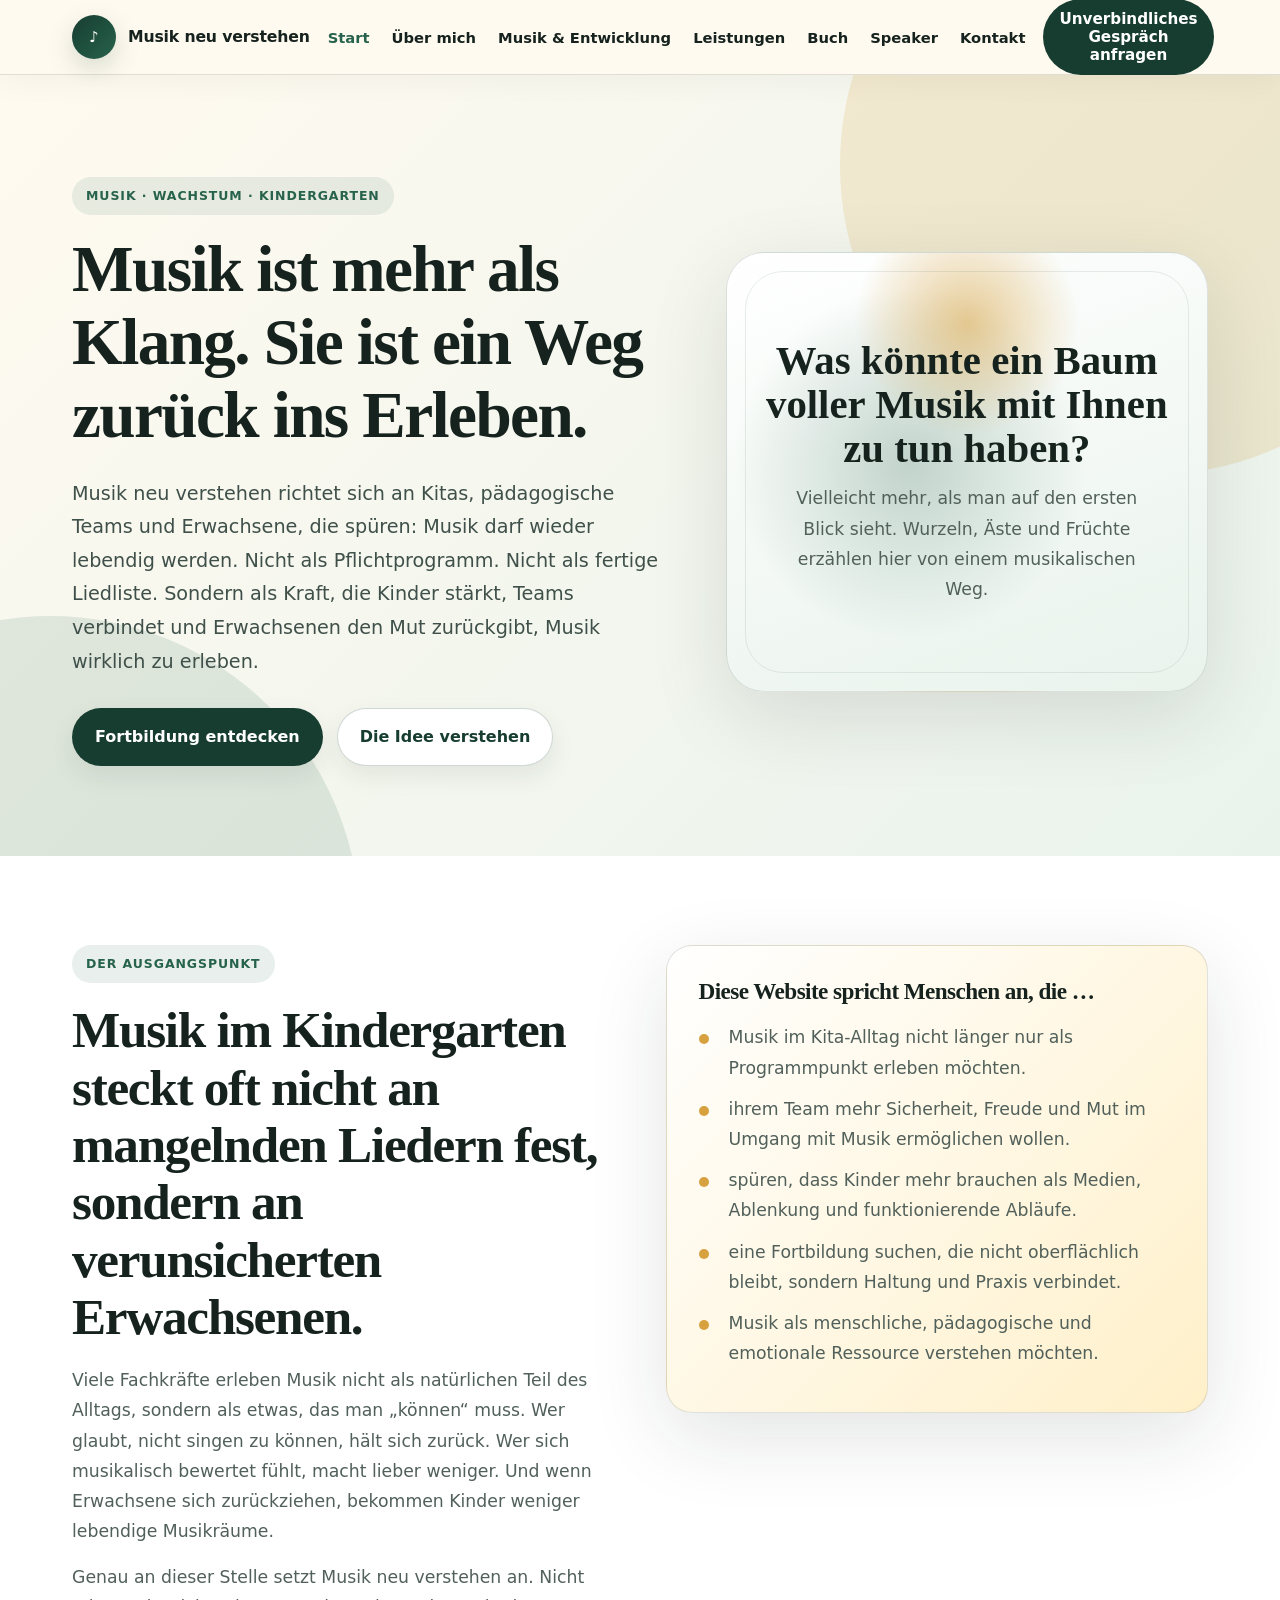
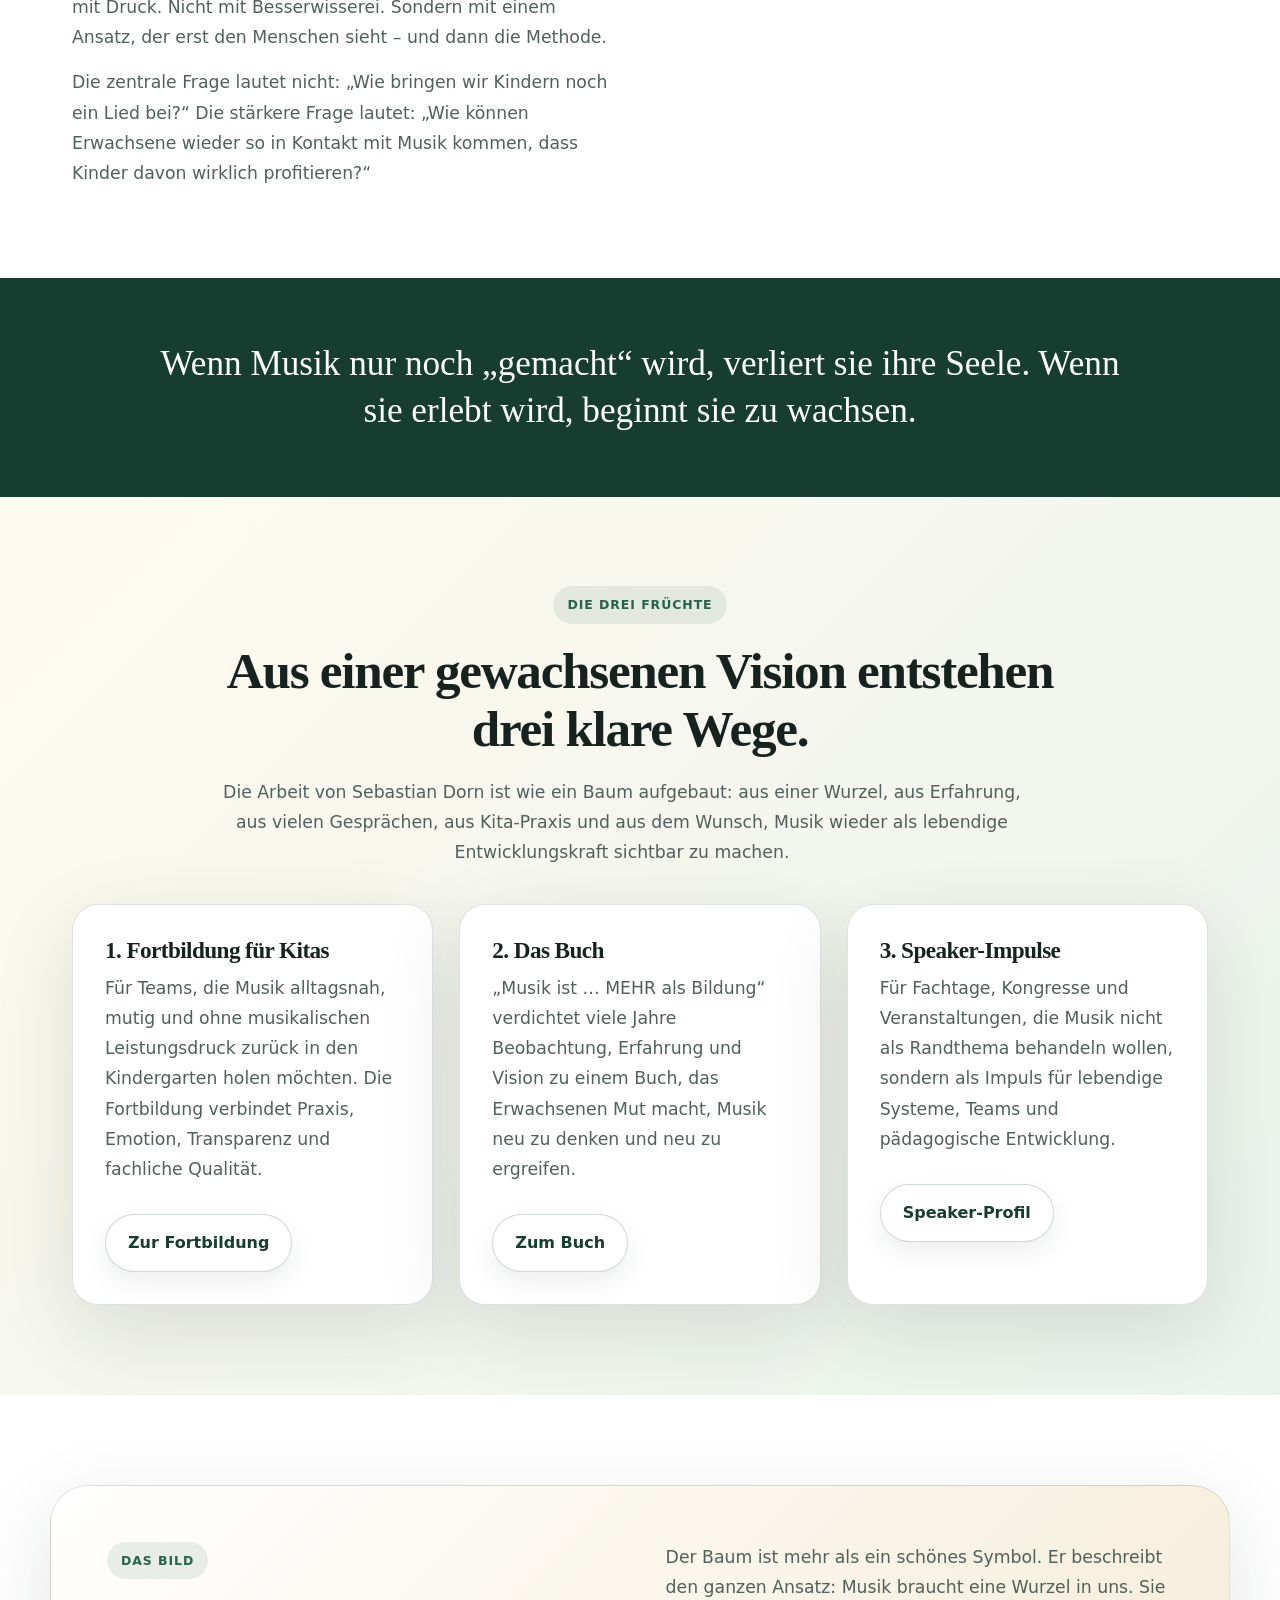
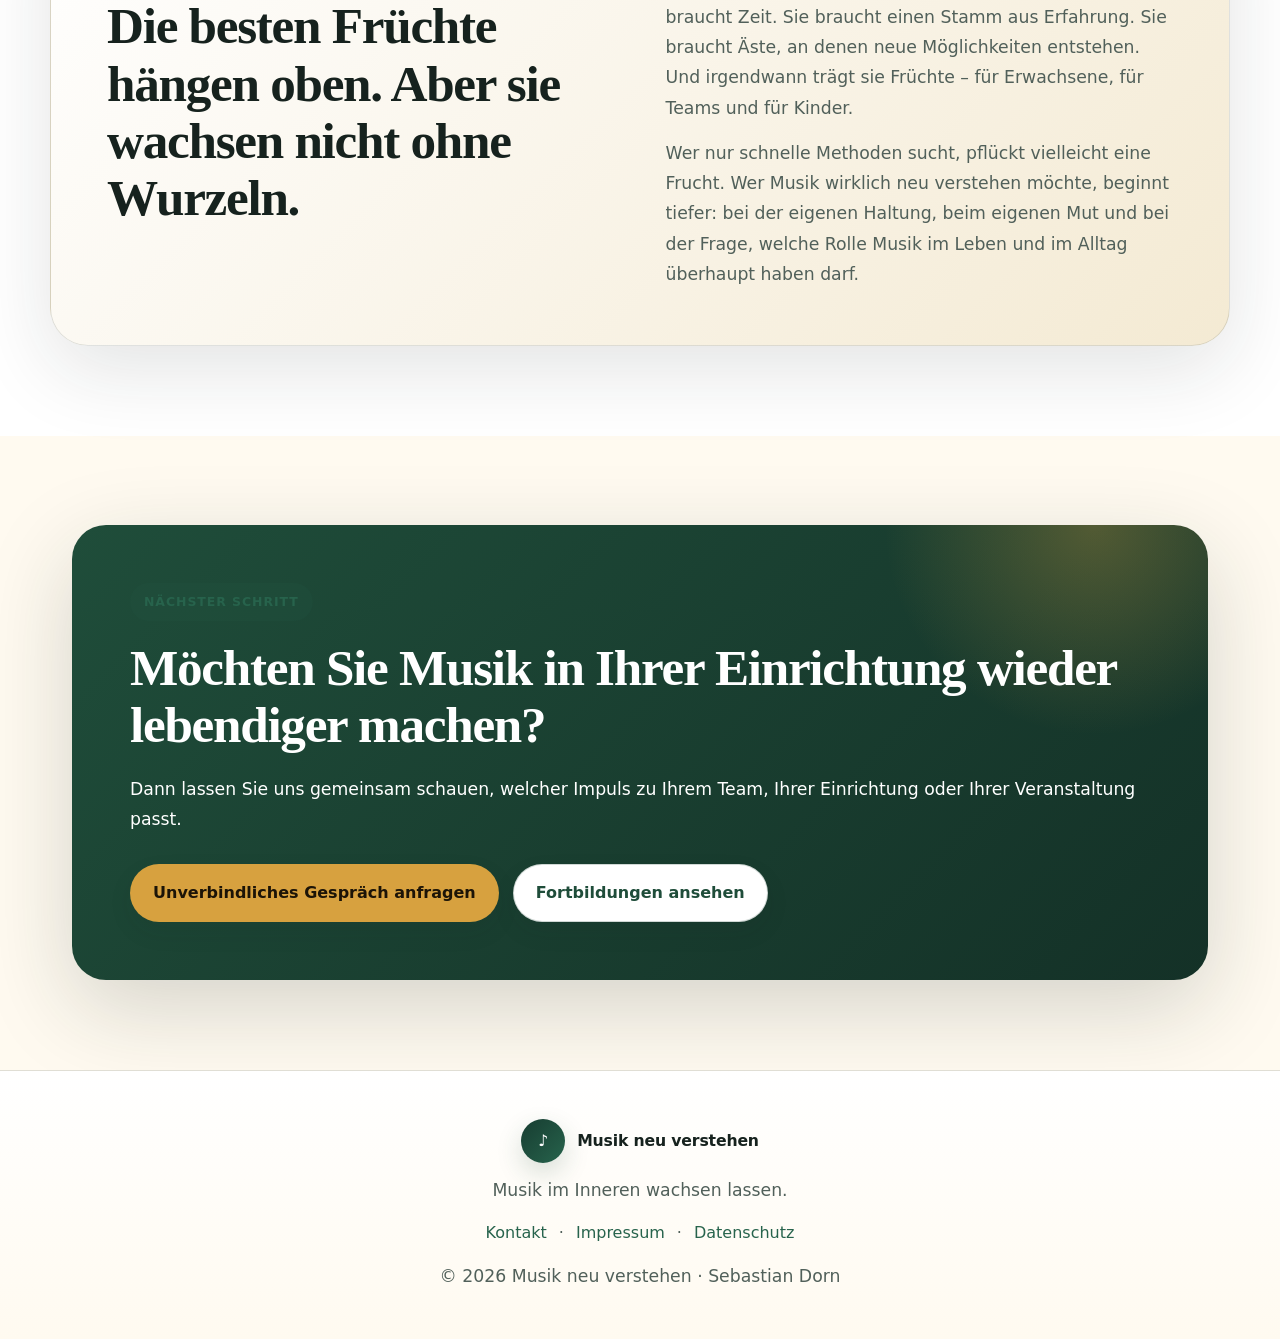
<file: index.html>
<!DOCTYPE html>
<html lang="de"><head><meta charset="utf-8"/><meta content="width=device-width,initial-scale=1" name="viewport"/><title>Musik neu verstehen | Fortbildungen &amp; Musikentwicklung für Kitas</title><meta content="Musik neu verstehen: Fortbildungen, Buch und Speaker-Impulse für Kitas, Erzieher:innen und Teams, die Musik wieder lebendig erleben möchten." name="description"/><link href="https://musik-neuverstehen.de/" rel="canonical"/><meta content="website" property="og:type"/><meta content="Musik neu verstehen | Fortbildungen &amp; Musikentwicklung für Kitas" property="og:title"/><meta content="Musik neu verstehen: Fortbildungen, Buch und Speaker-Impulse für Kitas, Erzieher:innen und Teams, die Musik wieder lebendig erleben möchten." property="og:description"/><meta content="https://musik-neuverstehen.de/" property="og:url"/><meta content="./assets/images/og-image.jpg" property="og:image"/><link href="./css/style.css" rel="stylesheet"/><script type="application/ld+json">{"@context": "https://schema.org", "@type": "ProfessionalService", "name": "Musik neu verstehen", "url": "https://musik-neuverstehen.de", "founder": {"@type": "Person", "name": "Sebastian Dorn"}, "email": "info@musik-neuverstehen.de", "telephone": "0049 176 / 62287459", "areaServed": "Deutschland", "description": "Musik neu verstehen: Fortbildungen, Buch und Speaker-Impulse für Kitas, Erzieher:innen und Teams, die Musik wieder lebendig erleben möchten."}</script></head><body><header class="header"><div class="container nav"><a class="logo" href="./index.html"><span class="logo-mark">♪</span><span>Musik neu verstehen</span></a><ul><li><a class="active" href="./index.html">Start</a></li><li><a class="" href="./ueber-mich/index.html">Über mich</a></li><li><a class="" href="./musik-und-entwicklung/index.html">Musik &amp; Entwicklung</a></li><li><a class="" href="./leistungen/index.html">Leistungen</a></li><li><a class="" href="./buch/index.html">Buch</a></li><li><a class="" href="./speaker/index.html">Speaker</a></li><li><a class="" href="./kontakt/index.html">Kontakt</a></li></ul><a class="nav-cta" href="./kontakt/index.html">Unverbindliches Gespräch anfragen</a><button aria-expanded="false" aria-label="Menü öffnen" class="menu">☰</button></div></header><main>
<section class="hero soft"><div class="container hero-grid"><div><span class="kicker">Musik · Wachstum · Kindergarten</span><h1>Musik ist mehr als Klang. Sie ist ein Weg zurück ins Erleben.</h1><p class="lead">Musik neu verstehen richtet sich an Kitas, pädagogische Teams und Erwachsene, die spüren: Musik darf wieder lebendig werden. Nicht als Pflichtprogramm. Nicht als fertige Liedliste. Sondern als Kraft, die Kinder stärkt, Teams verbindet und Erwachsenen den Mut zurückgibt, Musik wirklich zu erleben.</p><div class="actions"><a class="btn primary" href="./leistungen/index.html">Fortbildung entdecken</a><a class="btn secondary" href="./musik-und-entwicklung/index.html">Die Idee verstehen</a></div></div><div class="visual"><div><strong>Was könnte ein Baum voller Musik mit Ihnen zu tun haben?</strong><p>Vielleicht mehr, als man auf den ersten Blick sieht. Wurzeln, Äste und Früchte erzählen hier von einem musikalischen Weg.</p></div></div></div></section>
<section class="section white"><div class="container grid2"><div><span class="kicker">Der Ausgangspunkt</span><h2>Musik im Kindergarten steckt oft nicht an mangelnden Liedern fest, sondern an verunsicherten Erwachsenen.</h2><p>Viele Fachkräfte erleben Musik nicht als natürlichen Teil des Alltags, sondern als etwas, das man „können“ muss. Wer glaubt, nicht singen zu können, hält sich zurück. Wer sich musikalisch bewertet fühlt, macht lieber weniger. Und wenn Erwachsene sich zurückziehen, bekommen Kinder weniger lebendige Musikräume.</p><p>Genau an dieser Stelle setzt Musik neu verstehen an. Nicht mit Druck. Nicht mit Besserwisserei. Sondern mit einem Ansatz, der erst den Menschen sieht – und dann die Methode.</p><p>Die zentrale Frage lautet nicht: „Wie bringen wir Kindern noch ein Lied bei?“ Die stärkere Frage lautet: „Wie können Erwachsene wieder so in Kontakt mit Musik kommen, dass Kinder davon wirklich profitieren?“</p></div><div class="card softcard"><h3>Diese Website spricht Menschen an, die …</h3><ul class="list"><li>Musik im Kita-Alltag nicht länger nur als Programmpunkt erleben möchten.</li><li>ihrem Team mehr Sicherheit, Freude und Mut im Umgang mit Musik ermöglichen wollen.</li><li>spüren, dass Kinder mehr brauchen als Medien, Ablenkung und funktionierende Abläufe.</li><li>eine Fortbildung suchen, die nicht oberflächlich bleibt, sondern Haltung und Praxis verbindet.</li><li>Musik als menschliche, pädagogische und emotionale Ressource verstehen möchten.</li></ul></div></div></section>
<section class="band"><div class="container"><p>Wenn Musik nur noch „gemacht“ wird, verliert sie ihre Seele. Wenn sie erlebt wird, beginnt sie zu wachsen.</p></div></section>
<section class="section soft"><div class="container"><div class="text center"><span class="kicker">Die drei Früchte</span><h2>Aus einer gewachsenen Vision entstehen drei klare Wege.</h2><p>Die Arbeit von Sebastian Dorn ist wie ein Baum aufgebaut: aus einer Wurzel, aus Erfahrung, aus vielen Gesprächen, aus Kita-Praxis und aus dem Wunsch, Musik wieder als lebendige Entwicklungskraft sichtbar zu machen.</p></div><div class="grid3" style="margin-top:36px"><div class="card"><h3>1. Fortbildung für Kitas</h3><p>Für Teams, die Musik alltagsnah, mutig und ohne musikalischen Leistungsdruck zurück in den Kindergarten holen möchten. Die Fortbildung verbindet Praxis, Emotion, Transparenz und fachliche Qualität.</p><div class="actions"><a class="btn secondary" href="./leistungen/index.html">Zur Fortbildung</a></div></div><div class="card"><h3>2. Das Buch</h3><p>„Musik ist … MEHR als Bildung“ verdichtet viele Jahre Beobachtung, Erfahrung und Vision zu einem Buch, das Erwachsenen Mut macht, Musik neu zu denken und neu zu ergreifen.</p><div class="actions"><a class="btn secondary" href="./buch/index.html">Zum Buch</a></div></div><div class="card"><h3>3. Speaker-Impulse</h3><p>Für Fachtage, Kongresse und Veranstaltungen, die Musik nicht als Randthema behandeln wollen, sondern als Impuls für lebendige Systeme, Teams und pädagogische Entwicklung.</p><div class="actions"><a class="btn secondary" href="./speaker/index.html">Speaker-Profil</a></div></div></div></div></section>
<section class="section white"><div class="container story"><div class="grid2"><div><span class="kicker">Das Bild</span><h2>Die besten Früchte hängen oben. Aber sie wachsen nicht ohne Wurzeln.</h2></div><div><p>Der Baum ist mehr als ein schönes Symbol. Er beschreibt den ganzen Ansatz: Musik braucht eine Wurzel in uns. Sie braucht Zeit. Sie braucht einen Stamm aus Erfahrung. Sie braucht Äste, an denen neue Möglichkeiten entstehen. Und irgendwann trägt sie Früchte – für Erwachsene, für Teams und für Kinder.</p><p>Wer nur schnelle Methoden sucht, pflückt vielleicht eine Frucht. Wer Musik wirklich neu verstehen möchte, beginnt tiefer: bei der eigenen Haltung, beim eigenen Mut und bei der Frage, welche Rolle Musik im Leben und im Alltag überhaupt haben darf.</p></div></div></div></section>
<section class="section">
<div class="container">
<div class="final-cta">
<span class="kicker">Nächster Schritt</span>
<h2>Möchten Sie Musik in Ihrer Einrichtung wieder lebendiger machen?</h2>
<p>Dann lassen Sie uns gemeinsam schauen, welcher Impuls zu Ihrem Team, Ihrer Einrichtung oder Ihrer Veranstaltung passt.</p>
<div class="actions">
<a class="btn gold" href="./kontakt/index.html">Unverbindliches Gespräch anfragen</a>
<a class="btn secondary" href="./leistungen/index.html">Fortbildungen ansehen</a>
</div>
</div>
</div>
</section>
</main><footer class="footer"><div class="container"><a class="logo" href="./index.html"><span class="logo-mark">♪</span><span>Musik neu verstehen</span></a><p style="margin-top:12px">Musik im Inneren wachsen lassen.</p><div class="footer-links"><a href="./kontakt/index.html">Kontakt</a><span>·</span><a href="./impressum/index.html">Impressum</a><span>·</span><a href="./datenschutz/index.html">Datenschutz</a></div><p>© 2026 Musik neu verstehen · Sebastian Dorn</p></div></footer><script>
  const nav = document.querySelector('.nav');
  const menu = document.querySelector('.menu, .nav-toggle');
  if (menu && nav) {
    menu.addEventListener('click', () => {
      nav.classList.toggle('open');
      menu.setAttribute('aria-expanded', nav.classList.contains('open') ? 'true' : 'false');
    });
  }
</script><a class="sticky-mobile-cta" href="./kontakt/index.html">Gespräch anfragen</a></body></html>
</file>
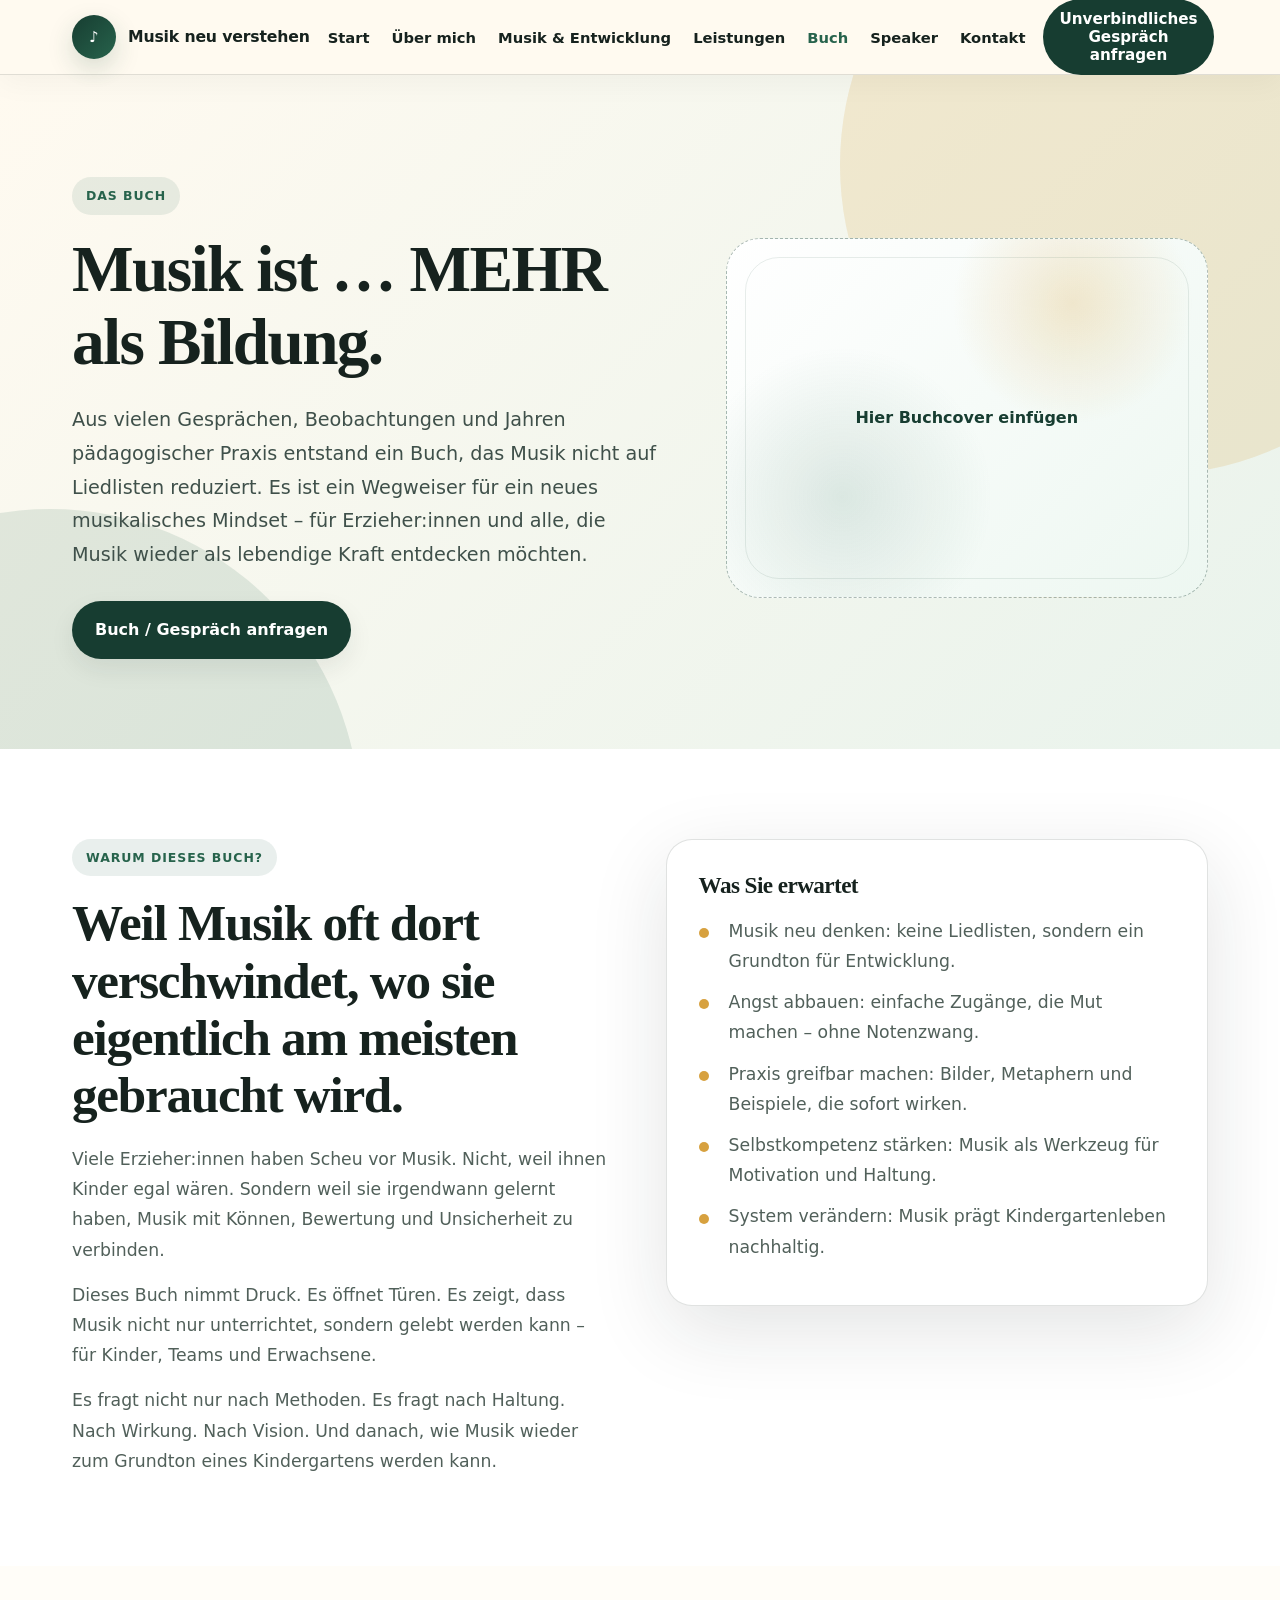
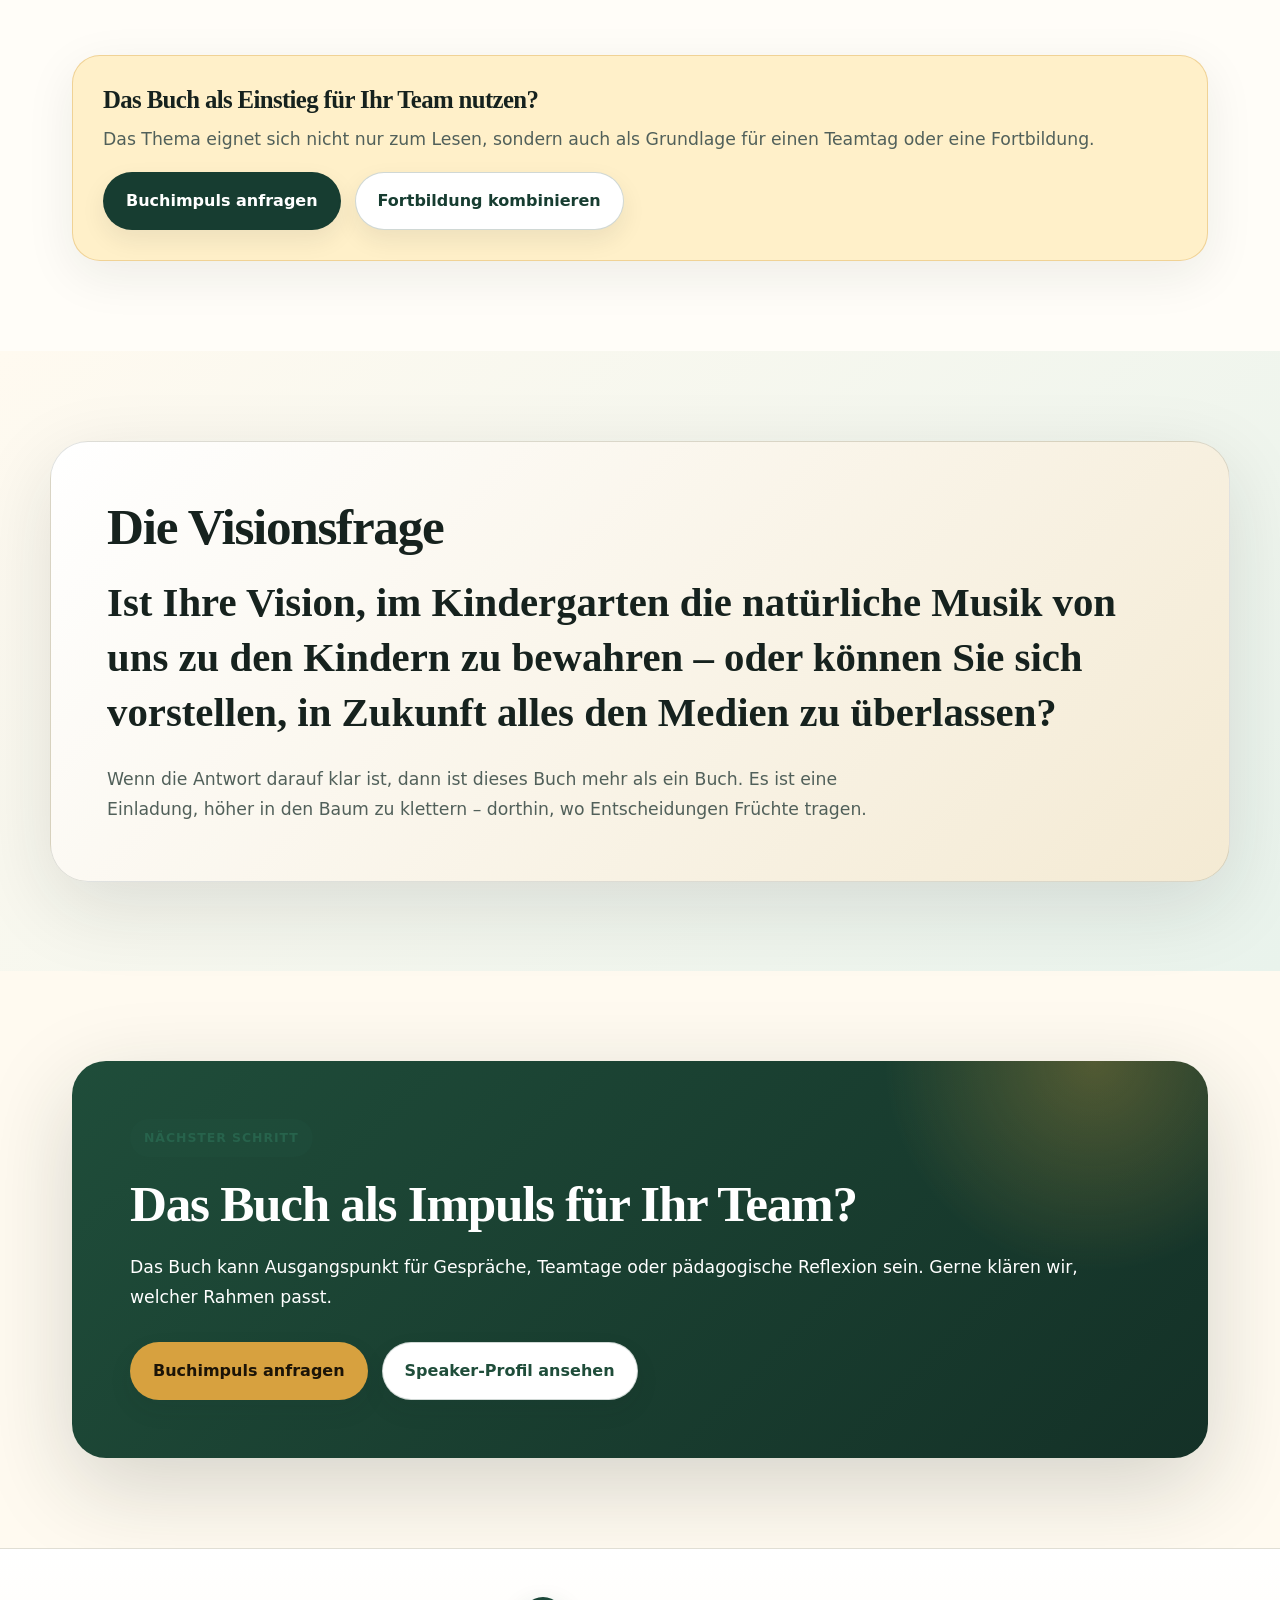
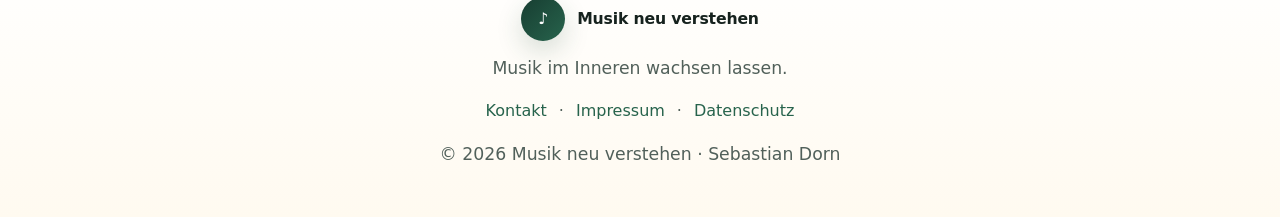
<file: buch/index.html>
<!DOCTYPE html>
<html lang="de"><head><meta charset="utf-8"/><meta content="width=device-width,initial-scale=1" name="viewport"/><title>Musik ist MEHR als Bildung | Buch von Sebastian Dorn</title><meta content="Das Buch Musik ist MEHR als Bildung lädt Erzieher:innen und Erwachsene ein, Musik neu zu denken – als Haltung, Wirkung und Vision." name="description"/><link href="https://musik-neuverstehen.de/buch/" rel="canonical"/><meta content="website" property="og:type"/><meta content="Musik ist MEHR als Bildung | Buch von Sebastian Dorn" property="og:title"/><meta content="Das Buch Musik ist MEHR als Bildung lädt Erzieher:innen und Erwachsene ein, Musik neu zu denken – als Haltung, Wirkung und Vision." property="og:description"/><meta content="https://musik-neuverstehen.de/buch/" property="og:url"/><meta content="../assets/images/og-image.jpg" property="og:image"/><link href="../css/style.css" rel="stylesheet"/><script type="application/ld+json">{"@context": "https://schema.org", "@type": "ProfessionalService", "name": "Musik neu verstehen", "url": "https://musik-neuverstehen.de", "founder": {"@type": "Person", "name": "Sebastian Dorn"}, "email": "info@musik-neuverstehen.de", "telephone": "0049 176 / 62287459", "areaServed": "Deutschland", "description": "Das Buch Musik ist MEHR als Bildung lädt Erzieher:innen und Erwachsene ein, Musik neu zu denken – als Haltung, Wirkung und Vision."}</script></head><body><header class="header"><div class="container nav"><a class="logo" href="../index.html"><span class="logo-mark">♪</span><span>Musik neu verstehen</span></a><ul><li><a class="" href="../index.html">Start</a></li><li><a class="" href="../ueber-mich/index.html">Über mich</a></li><li><a class="" href="../musik-und-entwicklung/index.html">Musik &amp; Entwicklung</a></li><li><a class="" href="../leistungen/index.html">Leistungen</a></li><li><a class="active" href="../buch/index.html">Buch</a></li><li><a class="" href="../speaker/index.html">Speaker</a></li><li><a class="" href="../kontakt/index.html">Kontakt</a></li></ul><a class="nav-cta" href="../kontakt/index.html">Unverbindliches Gespräch anfragen</a><button aria-expanded="false" aria-label="Menü öffnen" class="menu">☰</button></div></header><main>
<section class="hero soft"><div class="container hero-grid"><div><span class="kicker">Das Buch</span><h1>Musik ist … MEHR als Bildung.</h1><p class="lead">Aus vielen Gesprächen, Beobachtungen und Jahren pädagogischer Praxis entstand ein Buch, das Musik nicht auf Liedlisten reduziert. Es ist ein Wegweiser für ein neues musikalisches Mindset – für Erzieher:innen und alle, die Musik wieder als lebendige Kraft entdecken möchten.</p><div class="actions"><a class="btn primary" href="../kontakt/index.html">Buch / Gespräch anfragen</a></div></div><div class="placeholder">Hier Buchcover einfügen</div></div></section>
<section class="section white"><div class="container grid2"><div><span class="kicker">Warum dieses Buch?</span><h2>Weil Musik oft dort verschwindet, wo sie eigentlich am meisten gebraucht wird.</h2><p>Viele Erzieher:innen haben Scheu vor Musik. Nicht, weil ihnen Kinder egal wären. Sondern weil sie irgendwann gelernt haben, Musik mit Können, Bewertung und Unsicherheit zu verbinden.</p><p>Dieses Buch nimmt Druck. Es öffnet Türen. Es zeigt, dass Musik nicht nur unterrichtet, sondern gelebt werden kann – für Kinder, Teams und Erwachsene.</p><p>Es fragt nicht nur nach Methoden. Es fragt nach Haltung. Nach Wirkung. Nach Vision. Und danach, wie Musik wieder zum Grundton eines Kindergartens werden kann.</p></div><div class="card"><h3>Was Sie erwartet</h3><ul class="list"><li>Musik neu denken: keine Liedlisten, sondern ein Grundton für Entwicklung.</li><li>Angst abbauen: einfache Zugänge, die Mut machen – ohne Notenzwang.</li><li>Praxis greifbar machen: Bilder, Metaphern und Beispiele, die sofort wirken.</li><li>Selbstkompetenz stärken: Musik als Werkzeug für Motivation und Haltung.</li><li>System verändern: Musik prägt Kindergartenleben nachhaltig.</li></ul></div></div></section>
<section class="section paper"><div class="container"><div class="cta-mini"><h3>Das Buch als Einstieg für Ihr Team nutzen?</h3><p>Das Thema eignet sich nicht nur zum Lesen, sondern auch als Grundlage für einen Teamtag oder eine Fortbildung.</p><div class="actions"><a class="btn primary" href="../kontakt/index.html">Buchimpuls anfragen</a><a class="btn secondary" href="../leistungen/index.html">Fortbildung kombinieren</a></div></div></div></section>
<section class="section soft"><div class="container story"><h2>Die Visionsfrage</h2><p class="quote">Ist Ihre Vision, im Kindergarten die natürliche Musik von uns zu den Kindern zu bewahren – oder können Sie sich vorstellen, in Zukunft alles den Medien zu überlassen?</p><p style="margin-top:24px">Wenn die Antwort darauf klar ist, dann ist dieses Buch mehr als ein Buch. Es ist eine Einladung, höher in den Baum zu klettern – dorthin, wo Entscheidungen Früchte tragen.</p></div></section>

<section class="section">
<div class="container">
<div class="final-cta">
<span class="kicker">Nächster Schritt</span>
<h2>Das Buch als Impuls für Ihr Team?</h2>
<p>Das Buch kann Ausgangspunkt für Gespräche, Teamtage oder pädagogische Reflexion sein. Gerne klären wir, welcher Rahmen passt.</p>
<div class="actions">
<a class="btn gold" href="../kontakt/index.html">Buchimpuls anfragen</a>
<a class="btn secondary" href="../speaker/index.html">Speaker-Profil ansehen</a>
</div>
</div>
</div>
</section>
</main><footer class="footer"><div class="container"><a class="logo" href="../index.html"><span class="logo-mark">♪</span><span>Musik neu verstehen</span></a><p style="margin-top:12px">Musik im Inneren wachsen lassen.</p><div class="footer-links"><a href="../kontakt/index.html">Kontakt</a><span>·</span><a href="../impressum/index.html">Impressum</a><span>·</span><a href="../datenschutz/index.html">Datenschutz</a></div><p>© 2026 Musik neu verstehen · Sebastian Dorn</p></div></footer><script>
  const nav = document.querySelector('.nav');
  const menu = document.querySelector('.menu, .nav-toggle');
  if (menu && nav) {
    menu.addEventListener('click', () => {
      nav.classList.toggle('open');
      menu.setAttribute('aria-expanded', nav.classList.contains('open') ? 'true' : 'false');
    });
  }
</script><a class="sticky-mobile-cta" href="../kontakt/index.html">Gespräch anfragen</a></body></html>
</file>
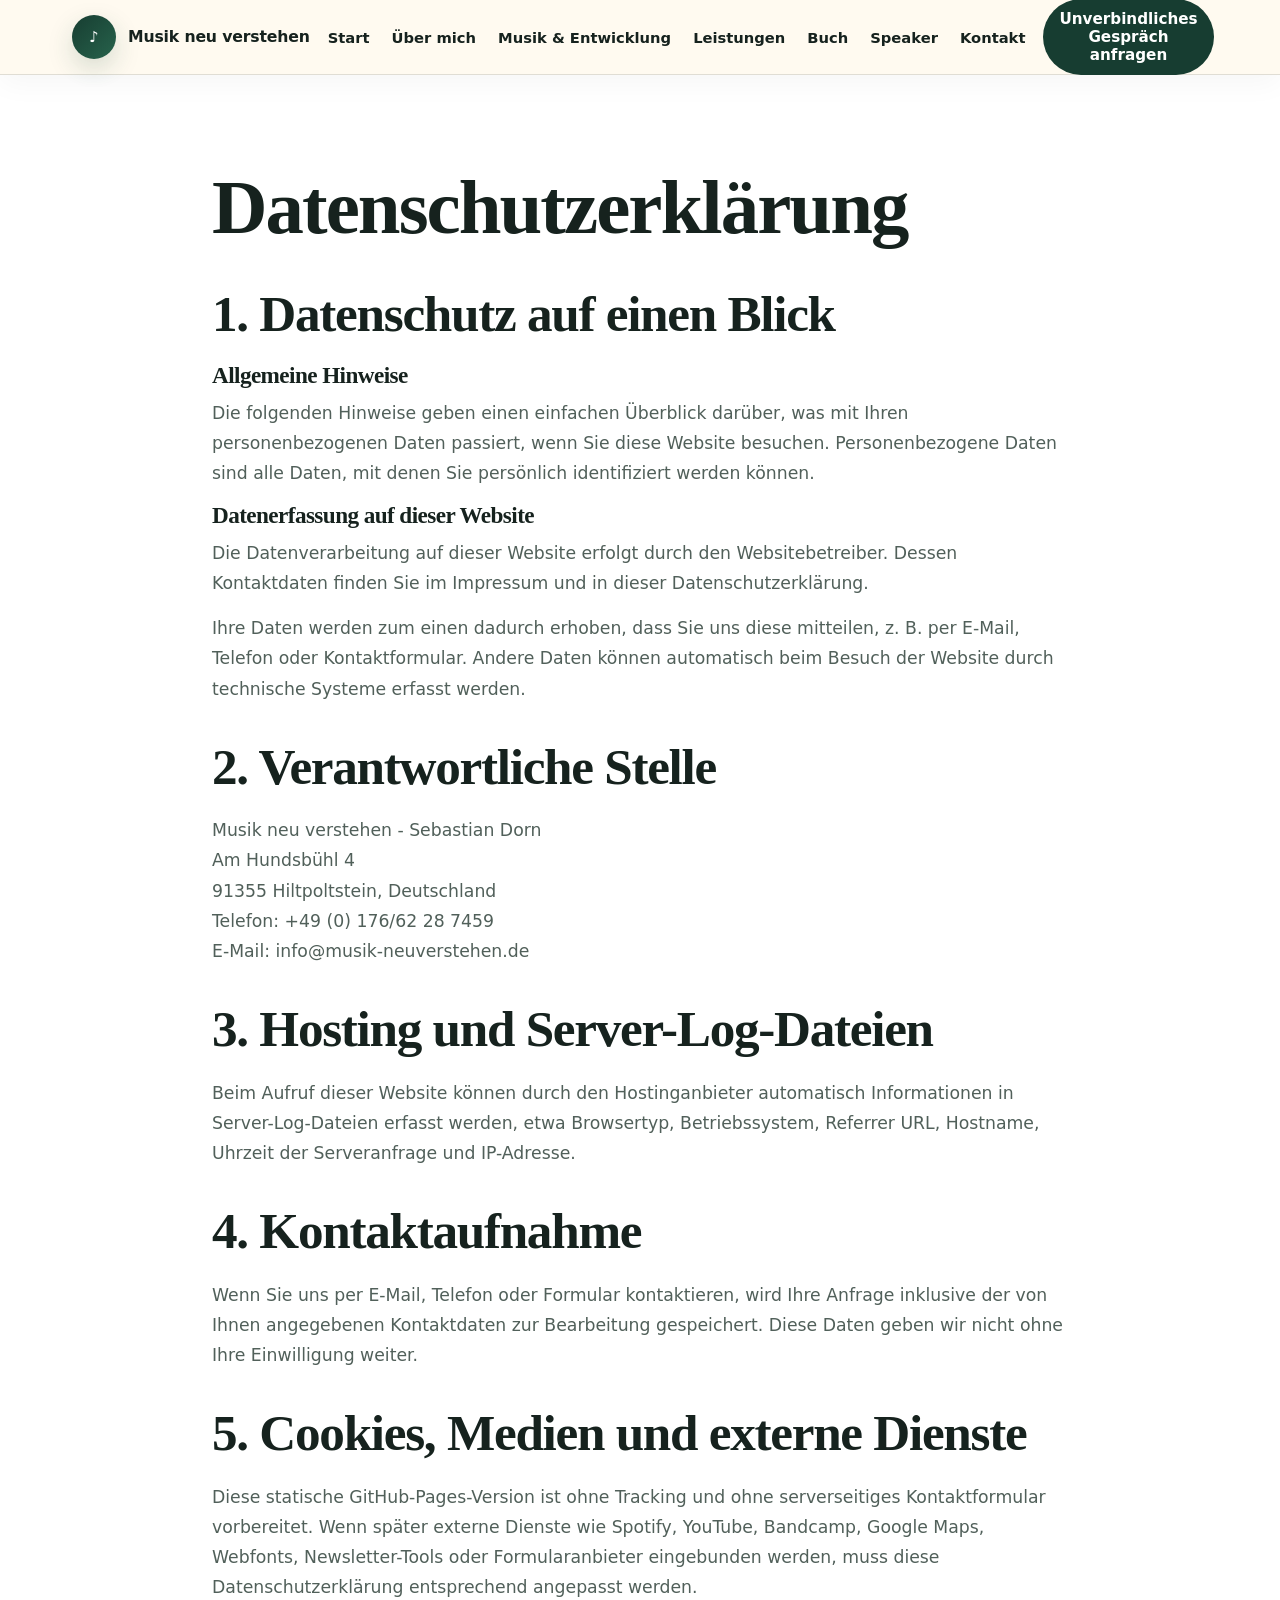
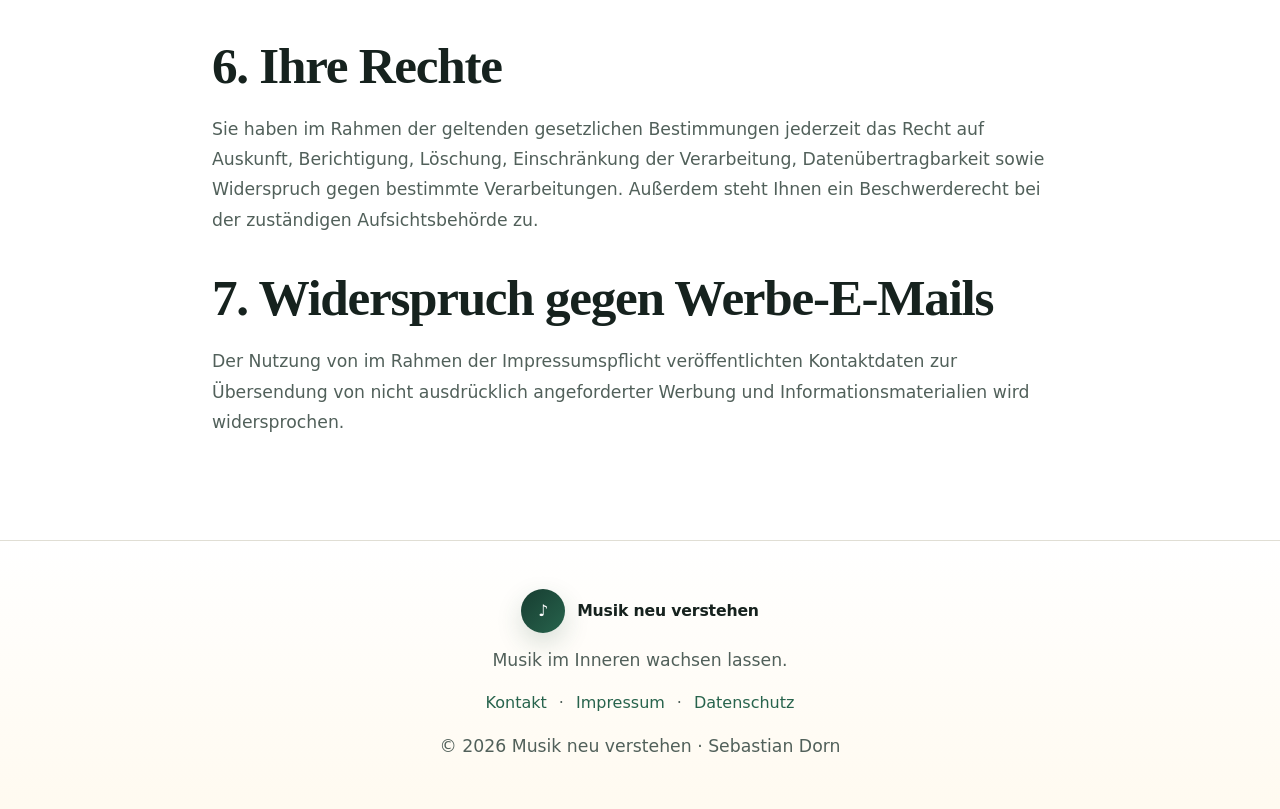
<file: datenschutz/index.html>
<!DOCTYPE html>
<html lang="de"><head><meta charset="utf-8"/><meta content="width=device-width,initial-scale=1" name="viewport"/><title>Datenschutz | Musik neu verstehen</title><meta content="Datenschutzerklärung von Musik neu verstehen - Sebastian Dorn." name="description"/><link href="https://musik-neuverstehen.de/datenschutz/" rel="canonical"/><meta content="website" property="og:type"/><meta content="Datenschutz | Musik neu verstehen" property="og:title"/><meta content="Datenschutzerklärung von Musik neu verstehen - Sebastian Dorn." property="og:description"/><meta content="https://musik-neuverstehen.de/datenschutz/" property="og:url"/><meta content="../assets/images/og-image.jpg" property="og:image"/><link href="../css/style.css" rel="stylesheet"/><script type="application/ld+json">{"@context": "https://schema.org", "@type": "ProfessionalService", "name": "Musik neu verstehen", "url": "https://musik-neuverstehen.de", "founder": {"@type": "Person", "name": "Sebastian Dorn"}, "email": "info@musik-neuverstehen.de", "telephone": "0049 176 / 62287459", "areaServed": "Deutschland", "description": "Datenschutzerklärung von Musik neu verstehen - Sebastian Dorn."}</script></head><body><header class="header"><div class="container nav"><a class="logo" href="../index.html"><span class="logo-mark">♪</span><span>Musik neu verstehen</span></a><ul><li><a class="" href="../index.html">Start</a></li><li><a class="" href="../ueber-mich/index.html">Über mich</a></li><li><a class="" href="../musik-und-entwicklung/index.html">Musik &amp; Entwicklung</a></li><li><a class="" href="../leistungen/index.html">Leistungen</a></li><li><a class="" href="../buch/index.html">Buch</a></li><li><a class="" href="../speaker/index.html">Speaker</a></li><li><a class="" href="../kontakt/index.html">Kontakt</a></li></ul><a class="nav-cta" href="../kontakt/index.html">Unverbindliches Gespräch anfragen</a><button aria-expanded="false" aria-label="Menü öffnen" class="menu">☰</button></div></header><main>
<section class="section white"><div class="container legal"><h1>Datenschutzerklärung</h1><h2>1. Datenschutz auf einen Blick</h2><h3>Allgemeine Hinweise</h3><p>Die folgenden Hinweise geben einen einfachen Überblick darüber, was mit Ihren personenbezogenen Daten passiert, wenn Sie diese Website besuchen. Personenbezogene Daten sind alle Daten, mit denen Sie persönlich identifiziert werden können.</p><h3>Datenerfassung auf dieser Website</h3><p>Die Datenverarbeitung auf dieser Website erfolgt durch den Websitebetreiber. Dessen Kontaktdaten finden Sie im Impressum und in dieser Datenschutzerklärung.</p><p>Ihre Daten werden zum einen dadurch erhoben, dass Sie uns diese mitteilen, z. B. per E-Mail, Telefon oder Kontaktformular. Andere Daten können automatisch beim Besuch der Website durch technische Systeme erfasst werden.</p><h2>2. Verantwortliche Stelle</h2><p>Musik neu verstehen - Sebastian Dorn<br/>Am Hundsbühl 4<br/>91355 Hiltpoltstein, Deutschland<br/>Telefon: +49 (0) 176/62 28 7459<br/>E-Mail: info@musik-neuverstehen.de</p><h2>3. Hosting und Server-Log-Dateien</h2><p>Beim Aufruf dieser Website können durch den Hostinganbieter automatisch Informationen in Server-Log-Dateien erfasst werden, etwa Browsertyp, Betriebssystem, Referrer URL, Hostname, Uhrzeit der Serveranfrage und IP-Adresse.</p><h2>4. Kontaktaufnahme</h2><p>Wenn Sie uns per E-Mail, Telefon oder Formular kontaktieren, wird Ihre Anfrage inklusive der von Ihnen angegebenen Kontaktdaten zur Bearbeitung gespeichert. Diese Daten geben wir nicht ohne Ihre Einwilligung weiter.</p><h2>5. Cookies, Medien und externe Dienste</h2><p>Diese statische GitHub-Pages-Version ist ohne Tracking und ohne serverseitiges Kontaktformular vorbereitet. Wenn später externe Dienste wie Spotify, YouTube, Bandcamp, Google Maps, Webfonts, Newsletter-Tools oder Formularanbieter eingebunden werden, muss diese Datenschutzerklärung entsprechend angepasst werden.</p><h2>6. Ihre Rechte</h2><p>Sie haben im Rahmen der geltenden gesetzlichen Bestimmungen jederzeit das Recht auf Auskunft, Berichtigung, Löschung, Einschränkung der Verarbeitung, Datenübertragbarkeit sowie Widerspruch gegen bestimmte Verarbeitungen. Außerdem steht Ihnen ein Beschwerderecht bei der zuständigen Aufsichtsbehörde zu.</p><h2>7. Widerspruch gegen Werbe-E-Mails</h2><p>Der Nutzung von im Rahmen der Impressumspflicht veröffentlichten Kontaktdaten zur Übersendung von nicht ausdrücklich angeforderter Werbung und Informationsmaterialien wird widersprochen.</p></div></section>
</main><footer class="footer"><div class="container"><a class="logo" href="../index.html"><span class="logo-mark">♪</span><span>Musik neu verstehen</span></a><p style="margin-top:12px">Musik im Inneren wachsen lassen.</p><div class="footer-links"><a href="../kontakt/index.html">Kontakt</a><span>·</span><a href="../impressum/index.html">Impressum</a><span>·</span><a href="../datenschutz/index.html">Datenschutz</a></div><p>© 2026 Musik neu verstehen · Sebastian Dorn</p></div></footer><script>
  const nav = document.querySelector('.nav');
  const menu = document.querySelector('.menu, .nav-toggle');
  if (menu && nav) {
    menu.addEventListener('click', () => {
      nav.classList.toggle('open');
      menu.setAttribute('aria-expanded', nav.classList.contains('open') ? 'true' : 'false');
    });
  }
</script></body></html>
</file>
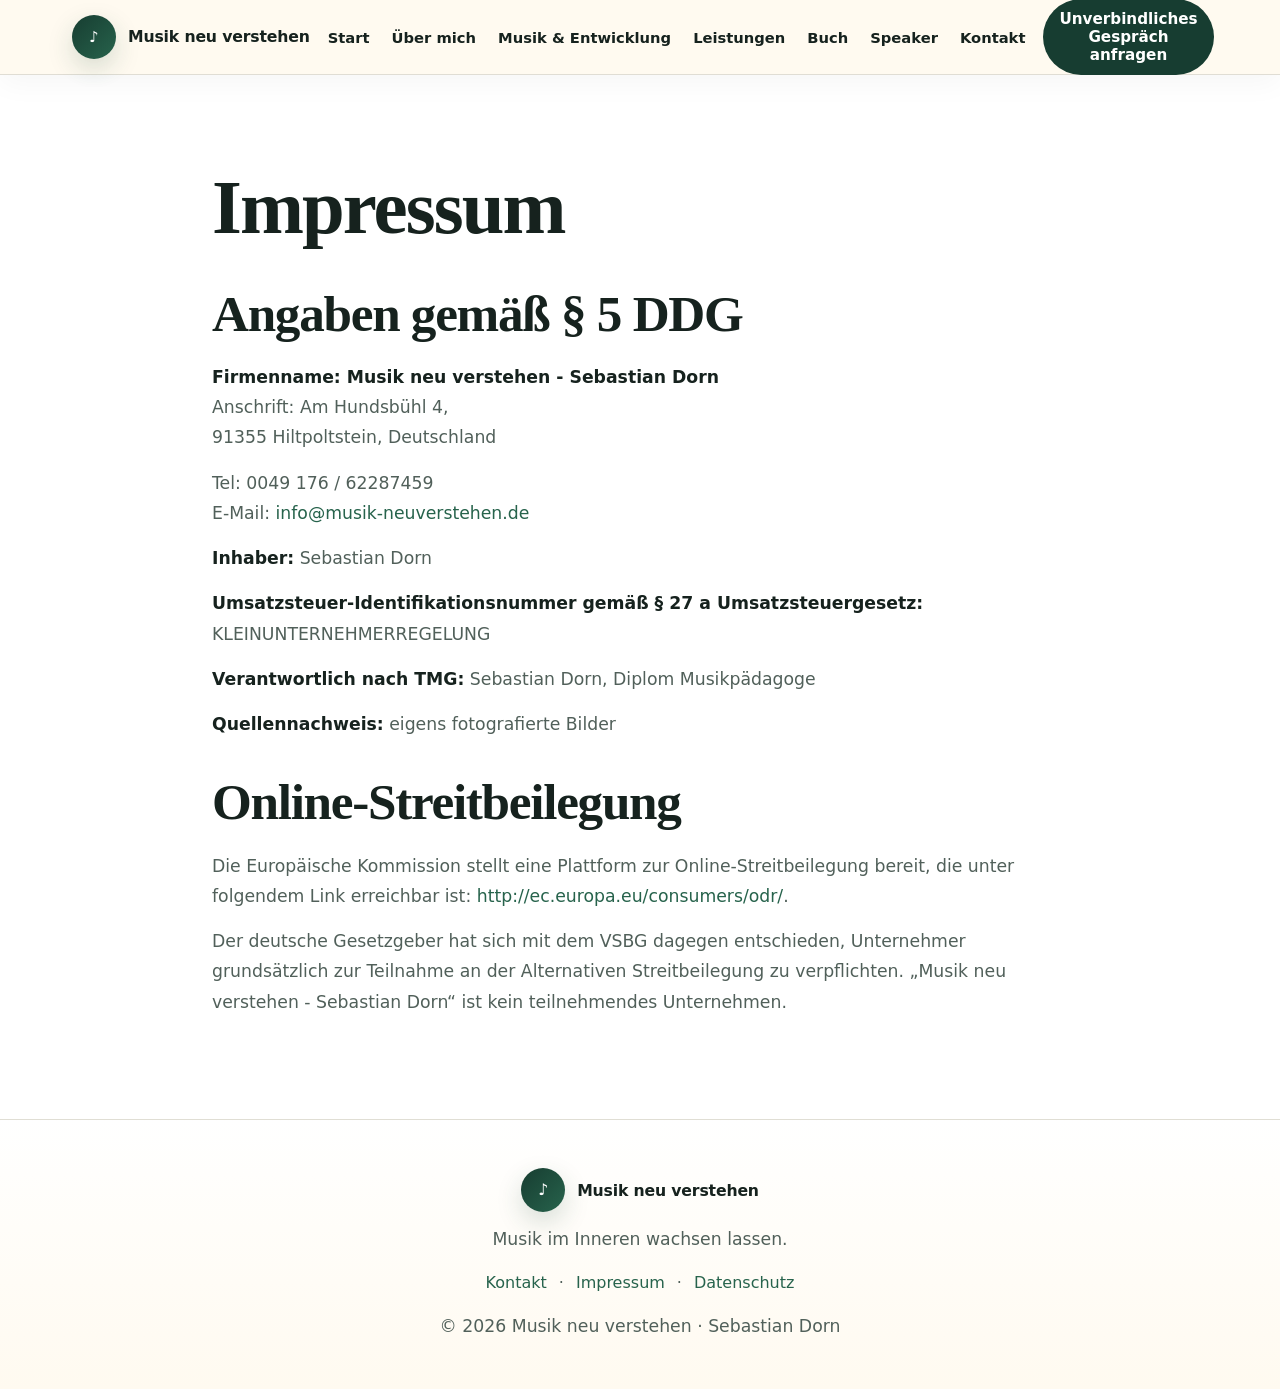
<file: impressum/index.html>
<!DOCTYPE html>
<html lang="de"><head><meta charset="utf-8"/><meta content="width=device-width,initial-scale=1" name="viewport"/><title>Impressum | Musik neu verstehen</title><meta content="Impressum von Musik neu verstehen - Sebastian Dorn." name="description"/><link href="https://musik-neuverstehen.de/impressum/" rel="canonical"/><meta content="website" property="og:type"/><meta content="Impressum | Musik neu verstehen" property="og:title"/><meta content="Impressum von Musik neu verstehen - Sebastian Dorn." property="og:description"/><meta content="https://musik-neuverstehen.de/impressum/" property="og:url"/><meta content="../assets/images/og-image.jpg" property="og:image"/><link href="../css/style.css" rel="stylesheet"/><script type="application/ld+json">{"@context": "https://schema.org", "@type": "ProfessionalService", "name": "Musik neu verstehen", "url": "https://musik-neuverstehen.de", "founder": {"@type": "Person", "name": "Sebastian Dorn"}, "email": "info@musik-neuverstehen.de", "telephone": "0049 176 / 62287459", "areaServed": "Deutschland", "description": "Impressum von Musik neu verstehen - Sebastian Dorn."}</script></head><body><header class="header"><div class="container nav"><a class="logo" href="../index.html"><span class="logo-mark">♪</span><span>Musik neu verstehen</span></a><ul><li><a class="" href="../index.html">Start</a></li><li><a class="" href="../ueber-mich/index.html">Über mich</a></li><li><a class="" href="../musik-und-entwicklung/index.html">Musik &amp; Entwicklung</a></li><li><a class="" href="../leistungen/index.html">Leistungen</a></li><li><a class="" href="../buch/index.html">Buch</a></li><li><a class="" href="../speaker/index.html">Speaker</a></li><li><a class="" href="../kontakt/index.html">Kontakt</a></li></ul><a class="nav-cta" href="../kontakt/index.html">Unverbindliches Gespräch anfragen</a><button aria-expanded="false" aria-label="Menü öffnen" class="menu">☰</button></div></header><main>
<section class="section white"><div class="container legal"><h1>Impressum</h1><h2>Angaben gemäß § 5 DDG</h2><p><strong>Firmenname: Musik neu verstehen - Sebastian Dorn</strong><br/>Anschrift: Am Hundsbühl 4,<br/>91355 Hiltpoltstein, Deutschland</p><p>Tel: 0049 176 / 62287459<br/>E-Mail: <a href="mailto:info@musik-neuverstehen.de">info@musik-neuverstehen.de</a></p><p><strong>Inhaber:</strong> Sebastian Dorn</p><p><strong>Umsatzsteuer-Identifikationsnummer gemäß § 27 a Umsatzsteuergesetz:</strong> KLEINUNTERNEHMERREGELUNG</p><p><strong>Verantwortlich nach TMG:</strong> Sebastian Dorn, Diplom Musikpädagoge</p><p><strong>Quellennachweis:</strong> eigens fotografierte Bilder</p><h2>Online-Streitbeilegung</h2><p>Die Europäische Kommission stellt eine Plattform zur Online-Streitbeilegung bereit, die unter folgendem Link erreichbar ist: <a href="http://ec.europa.eu/consumers/odr/">http://ec.europa.eu/consumers/odr/</a>.</p><p>Der deutsche Gesetzgeber hat sich mit dem VSBG dagegen entschieden, Unternehmer grundsätzlich zur Teilnahme an der Alternativen Streitbeilegung zu verpflichten. „Musik neu verstehen - Sebastian Dorn“ ist kein teilnehmendes Unternehmen.</p></div></section>
</main><footer class="footer"><div class="container"><a class="logo" href="../index.html"><span class="logo-mark">♪</span><span>Musik neu verstehen</span></a><p style="margin-top:12px">Musik im Inneren wachsen lassen.</p><div class="footer-links"><a href="../kontakt/index.html">Kontakt</a><span>·</span><a href="../impressum/index.html">Impressum</a><span>·</span><a href="../datenschutz/index.html">Datenschutz</a></div><p>© 2026 Musik neu verstehen · Sebastian Dorn</p></div></footer><script>
  const nav = document.querySelector('.nav');
  const menu = document.querySelector('.menu, .nav-toggle');
  if (menu && nav) {
    menu.addEventListener('click', () => {
      nav.classList.toggle('open');
      menu.setAttribute('aria-expanded', nav.classList.contains('open') ? 'true' : 'false');
    });
  }
</script></body></html>
</file>
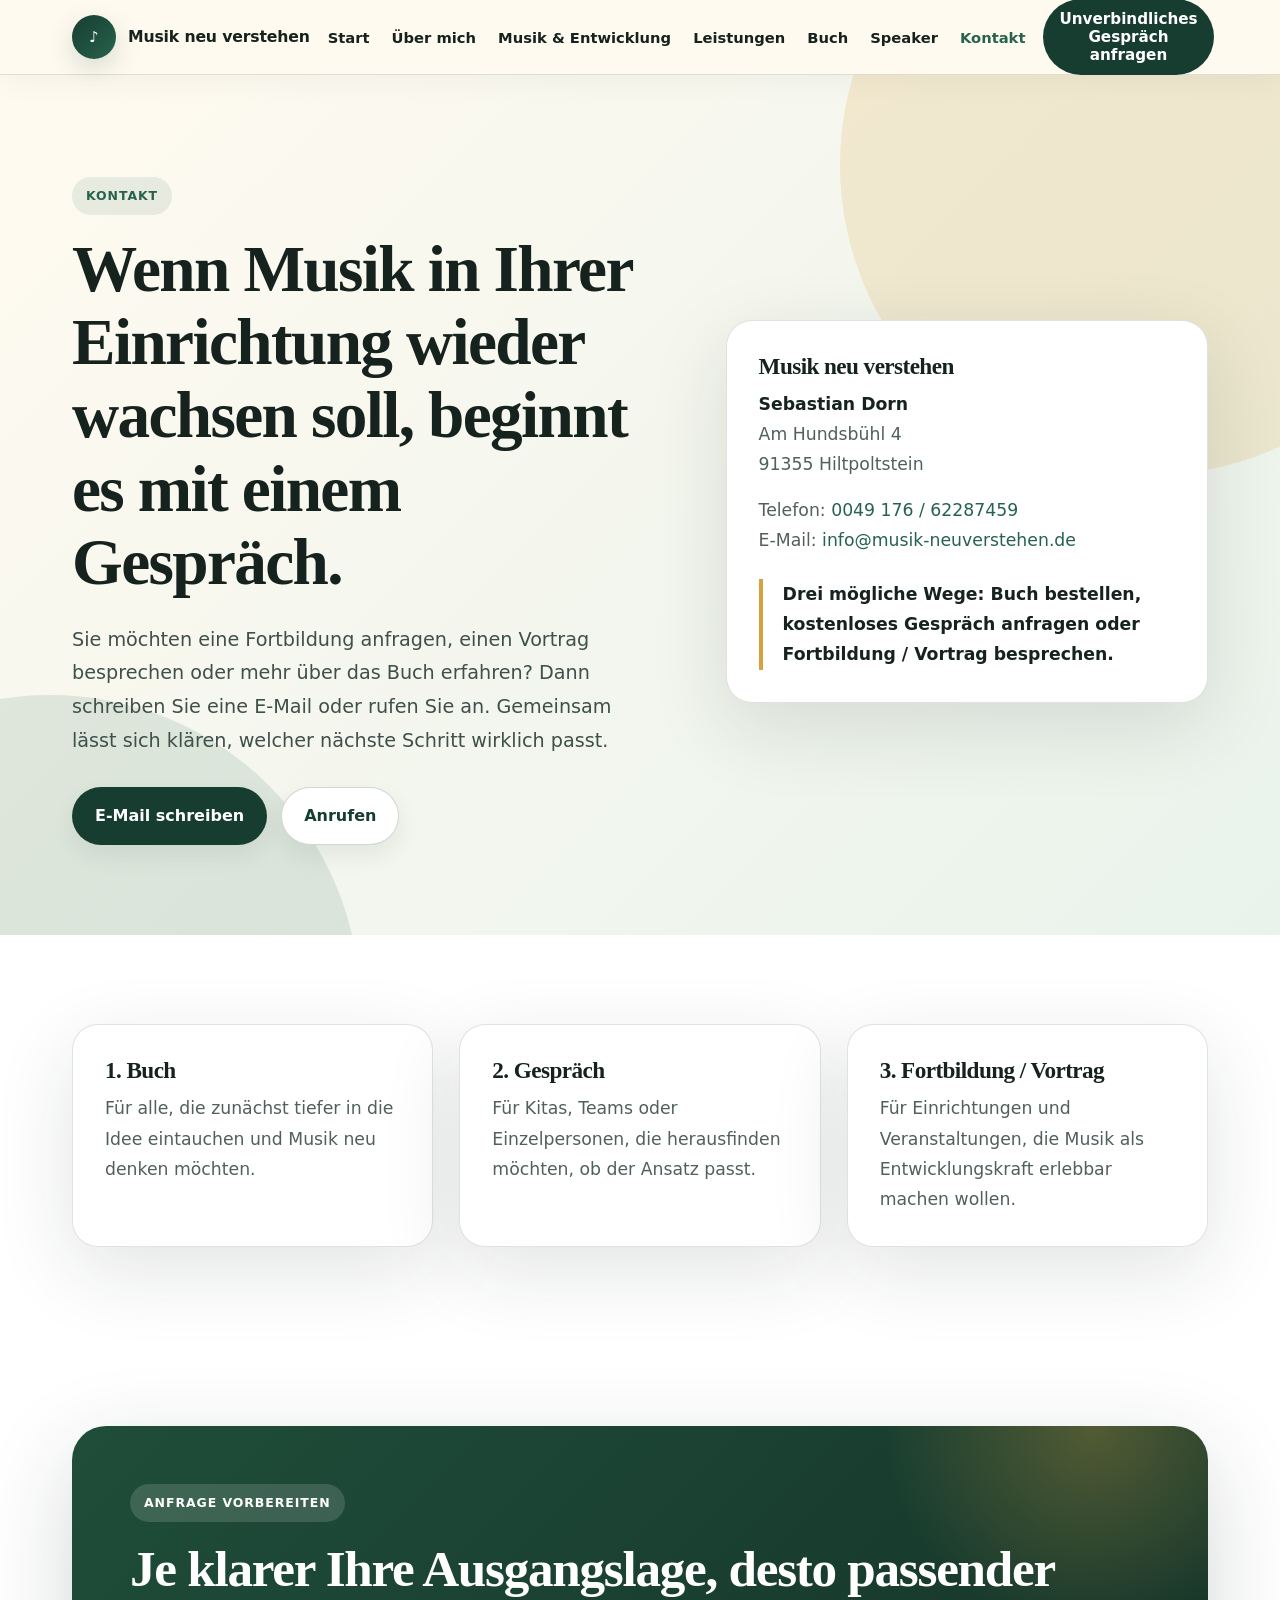
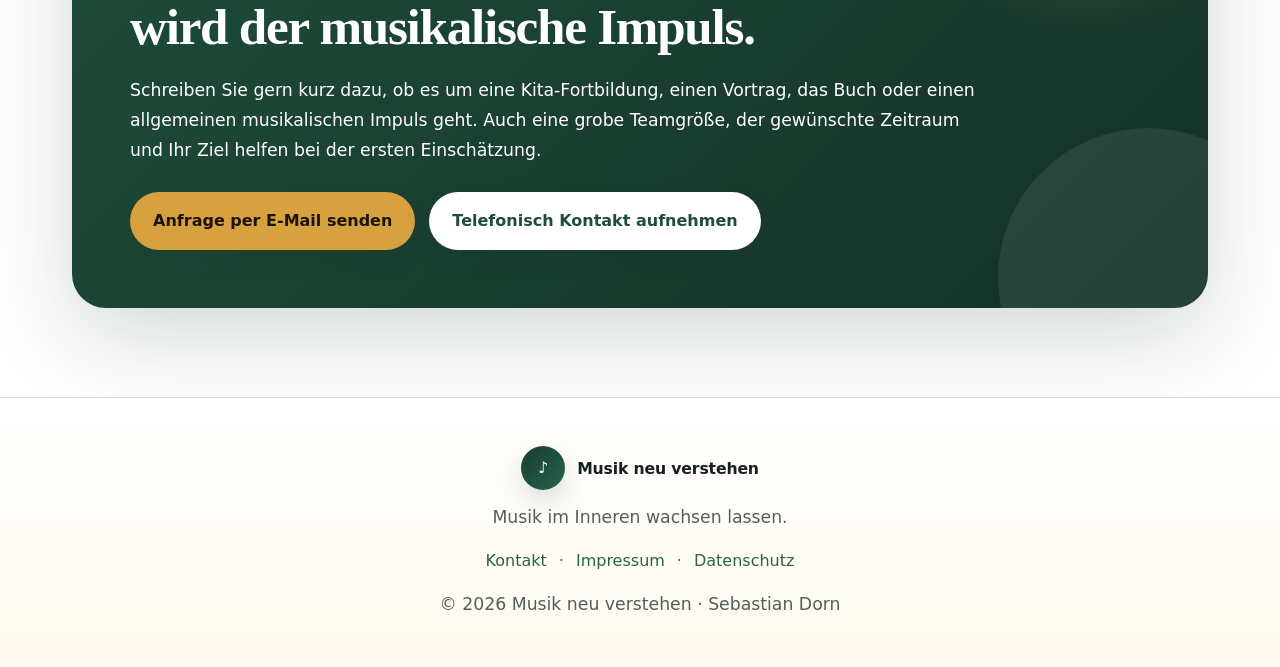
<file: kontakt/index.html>
<!DOCTYPE html>
<html lang="de"><head><meta charset="utf-8"/><meta content="width=device-width,initial-scale=1" name="viewport"/><title>Kontakt | Musik neu verstehen Sebastian Dorn</title><meta content="Kontakt zu Sebastian Dorn: Buch, Fortbildung für Kitas, Workshop oder Speaker-Impuls anfragen." name="description"/><link href="https://musik-neuverstehen.de/kontakt/" rel="canonical"/><meta content="website" property="og:type"/><meta content="Kontakt | Musik neu verstehen Sebastian Dorn" property="og:title"/><meta content="Kontakt zu Sebastian Dorn: Buch, Fortbildung für Kitas, Workshop oder Speaker-Impuls anfragen." property="og:description"/><meta content="https://musik-neuverstehen.de/kontakt/" property="og:url"/><meta content="../assets/images/og-image.jpg" property="og:image"/><link href="../css/style.css" rel="stylesheet"/><script type="application/ld+json">{"@context": "https://schema.org", "@type": "ProfessionalService", "name": "Musik neu verstehen", "url": "https://musik-neuverstehen.de", "founder": {"@type": "Person", "name": "Sebastian Dorn"}, "email": "info@musik-neuverstehen.de", "telephone": "0049 176 / 62287459", "areaServed": "Deutschland", "description": "Kontakt zu Sebastian Dorn: Buch, Fortbildung für Kitas, Workshop oder Speaker-Impuls anfragen."}</script></head><body><header class="header"><div class="container nav"><a class="logo" href="../index.html"><span class="logo-mark">♪</span><span>Musik neu verstehen</span></a><ul><li><a class="" href="../index.html">Start</a></li><li><a class="" href="../ueber-mich/index.html">Über mich</a></li><li><a class="" href="../musik-und-entwicklung/index.html">Musik &amp; Entwicklung</a></li><li><a class="" href="../leistungen/index.html">Leistungen</a></li><li><a class="" href="../buch/index.html">Buch</a></li><li><a class="" href="../speaker/index.html">Speaker</a></li><li><a class="active" href="../kontakt/index.html">Kontakt</a></li></ul><a class="nav-cta" href="../kontakt/index.html">Unverbindliches Gespräch anfragen</a><button aria-expanded="false" aria-label="Menü öffnen" class="menu">☰</button></div></header><main>
<section class="hero soft"><div class="container hero-grid"><div><span class="kicker">Kontakt</span><h1>Wenn Musik in Ihrer Einrichtung wieder wachsen soll, beginnt es mit einem Gespräch.</h1><p class="lead">Sie möchten eine Fortbildung anfragen, einen Vortrag besprechen oder mehr über das Buch erfahren? Dann schreiben Sie eine E-Mail oder rufen Sie an. Gemeinsam lässt sich klären, welcher nächste Schritt wirklich passt.</p><div class="actions"><a class="btn primary" href="mailto:info@musik-neuverstehen.de">E-Mail schreiben</a><a class="btn secondary" href="tel:+4917662287459">Anrufen</a></div></div><div class="card"><h3>Musik neu verstehen</h3><p><strong>Sebastian Dorn</strong><br/>Am Hundsbühl 4<br/>91355 Hiltpoltstein</p><p>Telefon: <a href="tel:+4917662287459">0049 176 / 62287459</a><br/>E-Mail: <a href="mailto:info@musik-neuverstehen.de">info@musik-neuverstehen.de</a></p><p class="split-note">Drei mögliche Wege: Buch bestellen, kostenloses Gespräch anfragen oder Fortbildung / Vortrag besprechen.</p></div></div></section>
<section class="section white"><div class="container grid3"><div class="card"><h3>1. Buch</h3><p>Für alle, die zunächst tiefer in die Idee eintauchen und Musik neu denken möchten.</p></div><div class="card"><h3>2. Gespräch</h3><p>Für Kitas, Teams oder Einzelpersonen, die herausfinden möchten, ob der Ansatz passt.</p></div><div class="card"><h3>3. Fortbildung / Vortrag</h3><p>Für Einrichtungen und Veranstaltungen, die Musik als Entwicklungskraft erlebbar machen wollen.</p></div></div></section>
<section class="section white"><div class="container"><div class="cta-panel"><span class="kicker">Anfrage vorbereiten</span><h2>Je klarer Ihre Ausgangslage, desto passender wird der musikalische Impuls.</h2><p>Schreiben Sie gern kurz dazu, ob es um eine Kita-Fortbildung, einen Vortrag, das Buch oder einen allgemeinen musikalischen Impuls geht. Auch eine grobe Teamgröße, der gewünschte Zeitraum und Ihr Ziel helfen bei der ersten Einschätzung.</p><div class="actions"><a class="btn gold" href="mailto:info@musik-neuverstehen.de">Anfrage per E-Mail senden</a><a class="btn secondary" href="tel:+4917662287459">Telefonisch Kontakt aufnehmen</a></div></div></div></section>
</main><footer class="footer"><div class="container"><a class="logo" href="../index.html"><span class="logo-mark">♪</span><span>Musik neu verstehen</span></a><p style="margin-top:12px">Musik im Inneren wachsen lassen.</p><div class="footer-links"><a href="../kontakt/index.html">Kontakt</a><span>·</span><a href="../impressum/index.html">Impressum</a><span>·</span><a href="../datenschutz/index.html">Datenschutz</a></div><p>© 2026 Musik neu verstehen · Sebastian Dorn</p></div></footer><script>
  const nav = document.querySelector('.nav');
  const menu = document.querySelector('.menu, .nav-toggle');
  if (menu && nav) {
    menu.addEventListener('click', () => {
      nav.classList.toggle('open');
      menu.setAttribute('aria-expanded', nav.classList.contains('open') ? 'true' : 'false');
    });
  }
</script><a class="sticky-mobile-cta" href="../kontakt/index.html">Gespräch anfragen</a></body></html>
</file>
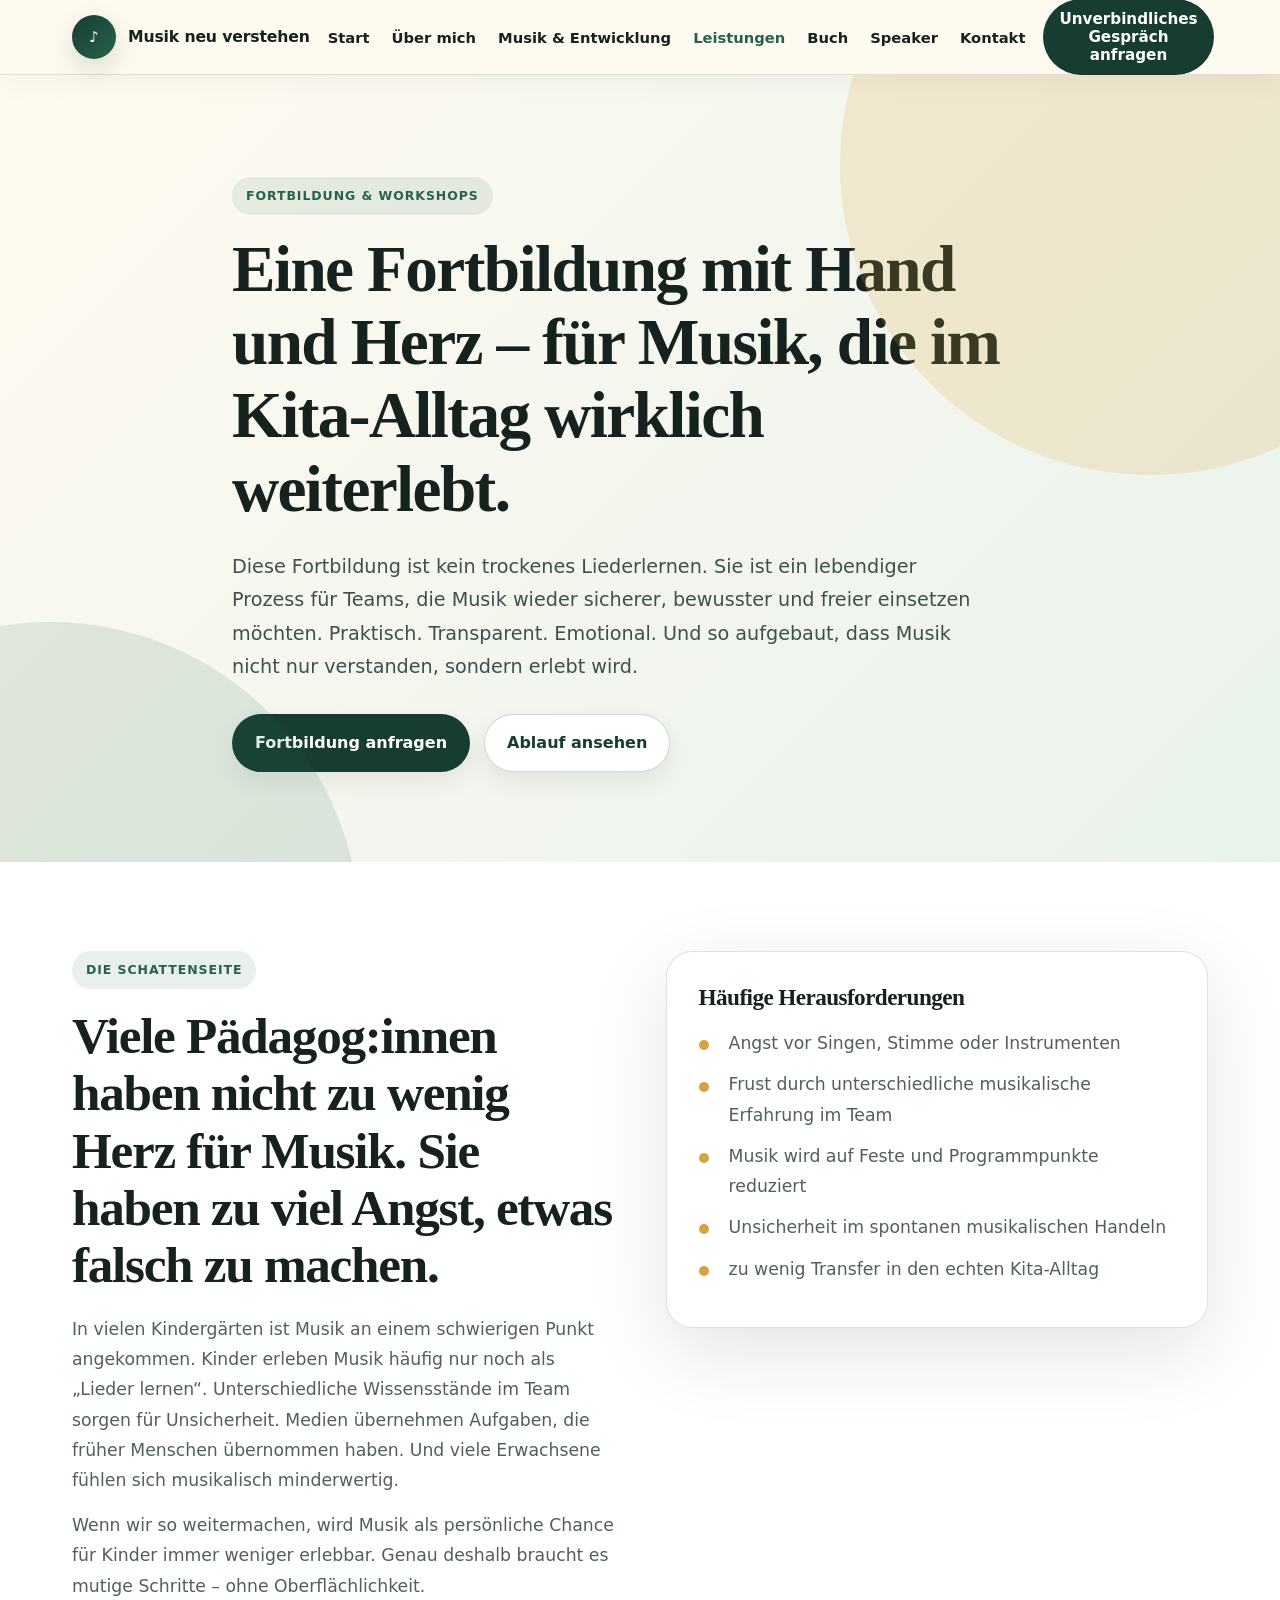
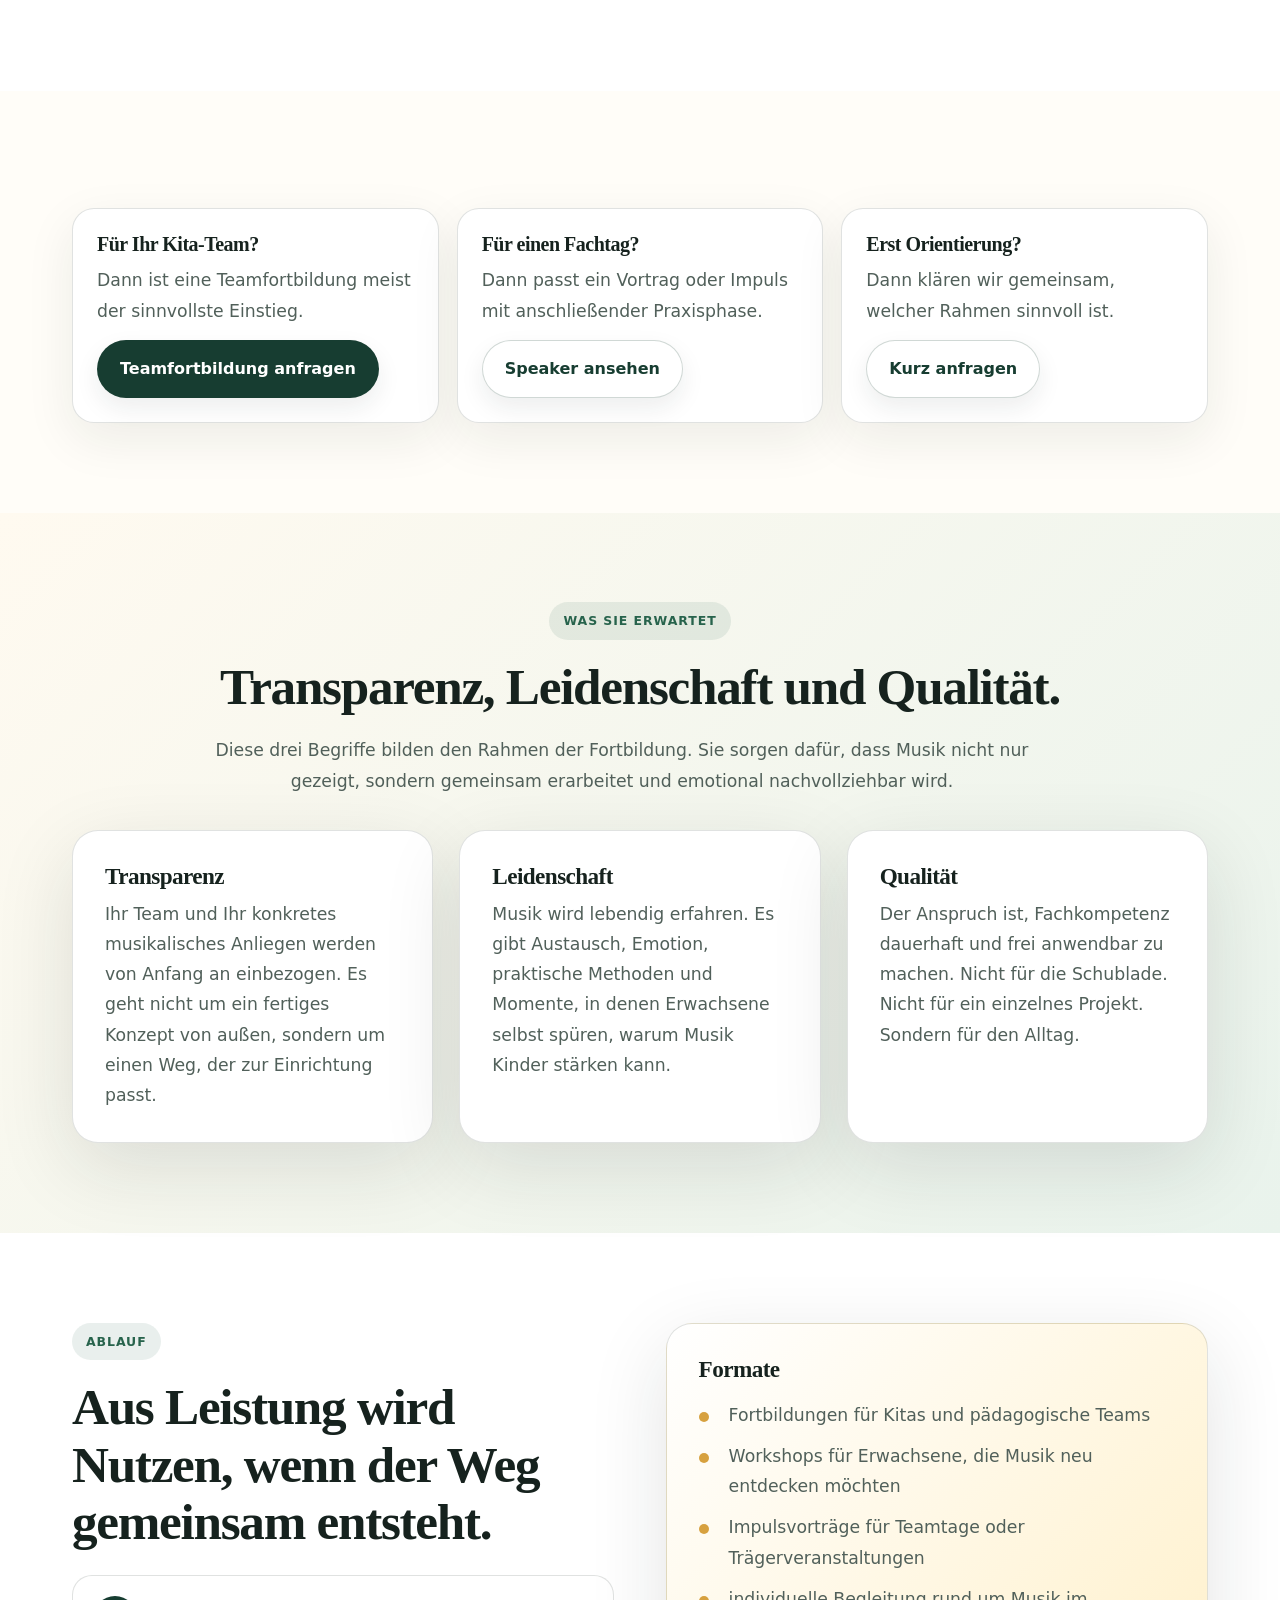
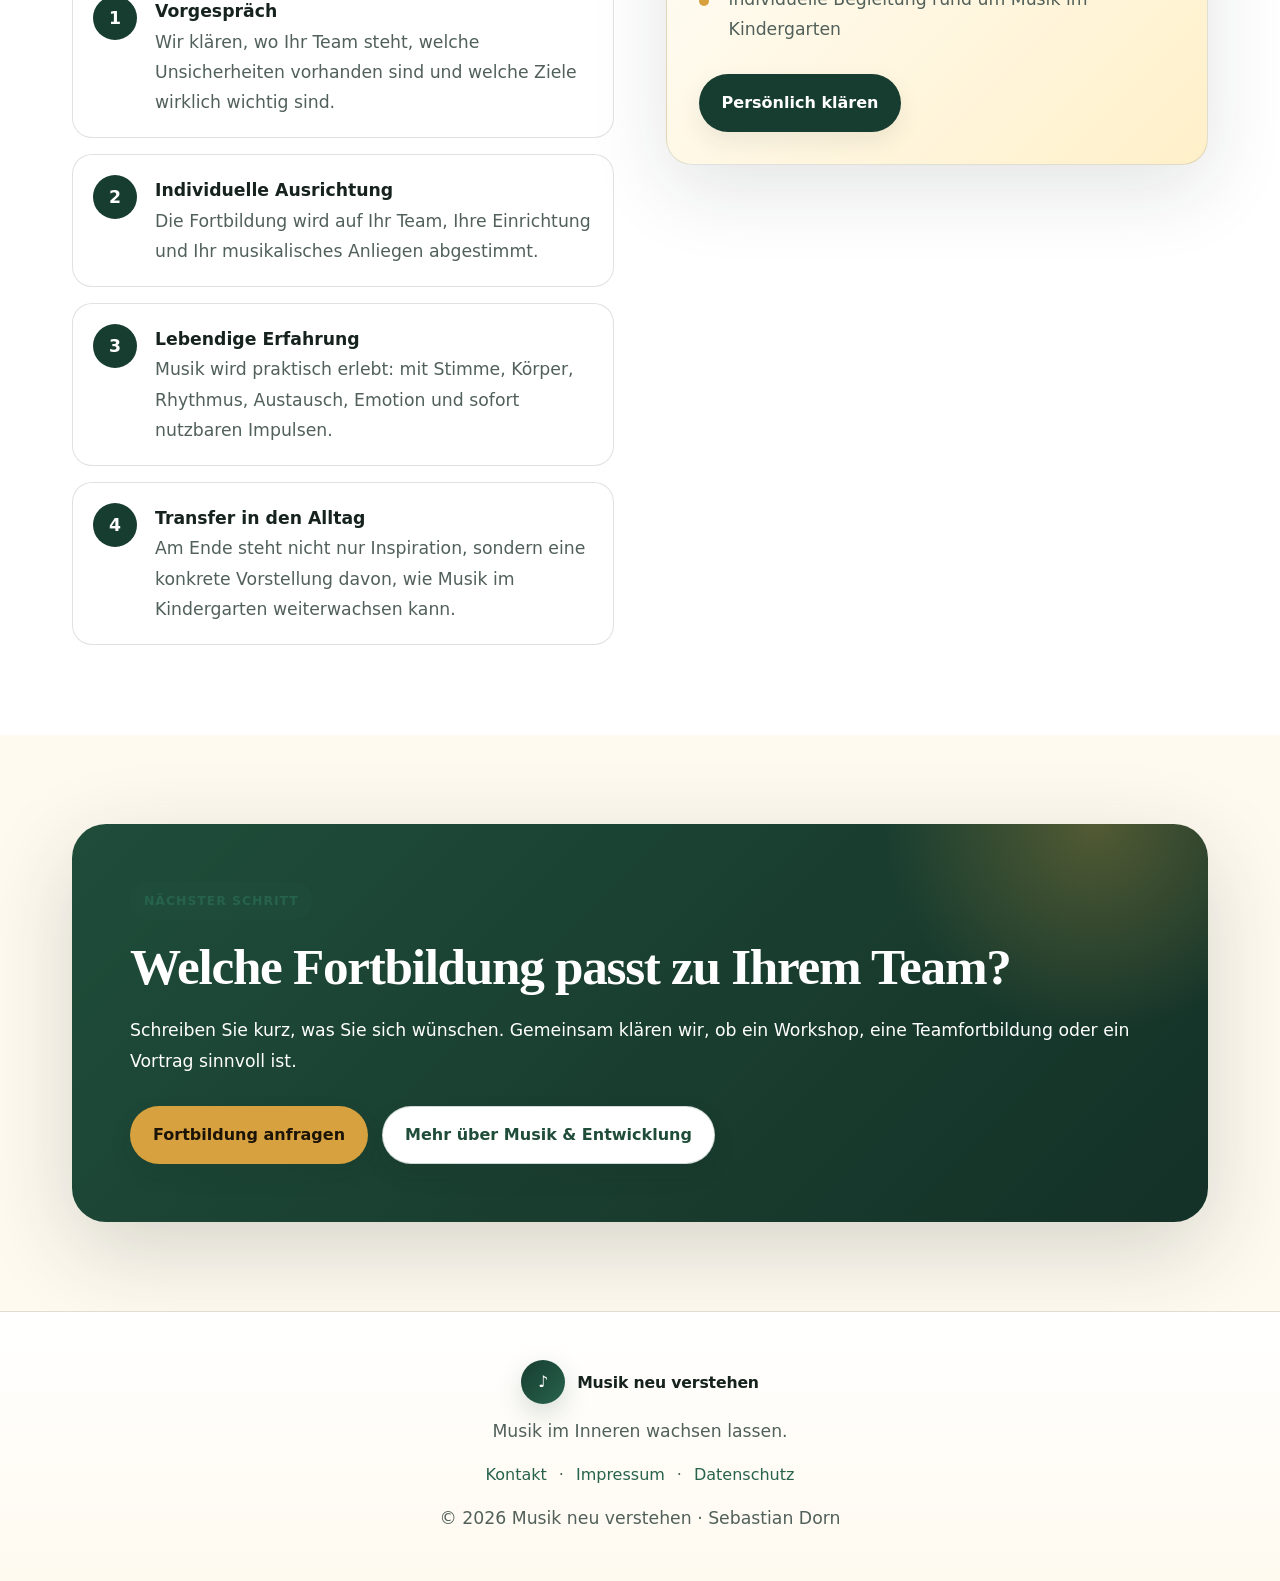
<file: leistungen/index.html>
<!DOCTYPE html>
<html lang="de"><head><meta charset="utf-8"/><meta content="width=device-width,initial-scale=1" name="viewport"/><title>Musik Fortbildung Kita | Workshops für Erzieher:innen</title><meta content="Fortbildungen für Kitas und Workshops für Erwachsene: Musik im Kindergarten alltagsnah, lebendig und ohne Leistungsdruck neu erleben." name="description"/><link href="https://musik-neuverstehen.de/leistungen/" rel="canonical"/><meta content="website" property="og:type"/><meta content="Musik Fortbildung Kita | Workshops für Erzieher:innen" property="og:title"/><meta content="Fortbildungen für Kitas und Workshops für Erwachsene: Musik im Kindergarten alltagsnah, lebendig und ohne Leistungsdruck neu erleben." property="og:description"/><meta content="https://musik-neuverstehen.de/leistungen/" property="og:url"/><meta content="../assets/images/og-image.jpg" property="og:image"/><link href="../css/style.css" rel="stylesheet"/><script type="application/ld+json">{"@context": "https://schema.org", "@type": "ProfessionalService", "name": "Musik neu verstehen", "url": "https://musik-neuverstehen.de", "founder": {"@type": "Person", "name": "Sebastian Dorn"}, "email": "info@musik-neuverstehen.de", "telephone": "0049 176 / 62287459", "areaServed": "Deutschland", "description": "Fortbildungen für Kitas und Workshops für Erwachsene: Musik im Kindergarten alltagsnah, lebendig und ohne Leistungsdruck neu erleben."}</script></head><body><header class="header"><div class="container nav"><a class="logo" href="../index.html"><span class="logo-mark">♪</span><span>Musik neu verstehen</span></a><ul><li><a class="" href="../index.html">Start</a></li><li><a class="" href="../ueber-mich/index.html">Über mich</a></li><li><a class="" href="../musik-und-entwicklung/index.html">Musik &amp; Entwicklung</a></li><li><a class="active" href="../leistungen/index.html">Leistungen</a></li><li><a class="" href="../buch/index.html">Buch</a></li><li><a class="" href="../speaker/index.html">Speaker</a></li><li><a class="" href="../kontakt/index.html">Kontakt</a></li></ul><a class="nav-cta" href="../kontakt/index.html">Unverbindliches Gespräch anfragen</a><button aria-expanded="false" aria-label="Menü öffnen" class="menu">☰</button></div></header><main>
<section class="hero soft"><div class="container text"><span class="kicker">Fortbildung &amp; Workshops</span><h1>Eine Fortbildung mit Hand und Herz – für Musik, die im Kita-Alltag wirklich weiterlebt.</h1><p class="lead">Diese Fortbildung ist kein trockenes Liederlernen. Sie ist ein lebendiger Prozess für Teams, die Musik wieder sicherer, bewusster und freier einsetzen möchten. Praktisch. Transparent. Emotional. Und so aufgebaut, dass Musik nicht nur verstanden, sondern erlebt wird.</p><div class="actions"><a class="btn primary" href="../kontakt/index.html">Fortbildung anfragen</a><a class="btn secondary" href="#ablauf">Ablauf ansehen</a></div></div></section>
<section class="section white"><div class="container grid2"><div><span class="kicker">Die Schattenseite</span><h2>Viele Pädagog:innen haben nicht zu wenig Herz für Musik. Sie haben zu viel Angst, etwas falsch zu machen.</h2><p>In vielen Kindergärten ist Musik an einem schwierigen Punkt angekommen. Kinder erleben Musik häufig nur noch als „Lieder lernen“. Unterschiedliche Wissensstände im Team sorgen für Unsicherheit. Medien übernehmen Aufgaben, die früher Menschen übernommen haben. Und viele Erwachsene fühlen sich musikalisch minderwertig.</p><p>Wenn wir so weitermachen, wird Musik als persönliche Chance für Kinder immer weniger erlebbar. Genau deshalb braucht es mutige Schritte – ohne Oberflächlichkeit.</p></div><div class="card"><h3>Häufige Herausforderungen</h3><ul class="list"><li>Angst vor Singen, Stimme oder Instrumenten</li><li>Frust durch unterschiedliche musikalische Erfahrung im Team</li><li>Musik wird auf Feste und Programmpunkte reduziert</li><li>Unsicherheit im spontanen musikalischen Handeln</li><li>zu wenig Transfer in den echten Kita-Alltag</li></ul></div></div></section>
<section class="section paper"><div class="container"><div class="cta-choice"><div class="choice"><h3>Für Ihr Kita-Team?</h3><p>Dann ist eine Teamfortbildung meist der sinnvollste Einstieg.</p><a class="btn primary" href="../kontakt/index.html">Teamfortbildung anfragen</a></div><div class="choice"><h3>Für einen Fachtag?</h3><p>Dann passt ein Vortrag oder Impuls mit anschließender Praxisphase.</p><a class="btn secondary" href="../speaker/index.html">Speaker ansehen</a></div><div class="choice"><h3>Erst Orientierung?</h3><p>Dann klären wir gemeinsam, welcher Rahmen sinnvoll ist.</p><a class="btn secondary" href="../kontakt/index.html">Kurz anfragen</a></div></div></div></section>
<section class="section soft"><div class="container"><div class="text center"><span class="kicker">Was Sie erwartet</span><h2>Transparenz, Leidenschaft und Qualität.</h2><p>Diese drei Begriffe bilden den Rahmen der Fortbildung. Sie sorgen dafür, dass Musik nicht nur gezeigt, sondern gemeinsam erarbeitet und emotional nachvollziehbar wird.</p></div><div class="grid3" style="margin-top:34px"><div class="card"><h3>Transparenz</h3><p>Ihr Team und Ihr konkretes musikalisches Anliegen werden von Anfang an einbezogen. Es geht nicht um ein fertiges Konzept von außen, sondern um einen Weg, der zur Einrichtung passt.</p></div><div class="card"><h3>Leidenschaft</h3><p>Musik wird lebendig erfahren. Es gibt Austausch, Emotion, praktische Methoden und Momente, in denen Erwachsene selbst spüren, warum Musik Kinder stärken kann.</p></div><div class="card"><h3>Qualität</h3><p>Der Anspruch ist, Fachkompetenz dauerhaft und frei anwendbar zu machen. Nicht für die Schublade. Nicht für ein einzelnes Projekt. Sondern für den Alltag.</p></div></div></div></section>
<section class="section white" id="ablauf"><div class="container grid2"><div><span class="kicker">Ablauf</span><h2>Aus Leistung wird Nutzen, wenn der Weg gemeinsam entsteht.</h2><ol class="steps"><li><div><strong>Vorgespräch</strong><br/>Wir klären, wo Ihr Team steht, welche Unsicherheiten vorhanden sind und welche Ziele wirklich wichtig sind.</div></li><li><div><strong>Individuelle Ausrichtung</strong><br/>Die Fortbildung wird auf Ihr Team, Ihre Einrichtung und Ihr musikalisches Anliegen abgestimmt.</div></li><li><div><strong>Lebendige Erfahrung</strong><br/>Musik wird praktisch erlebt: mit Stimme, Körper, Rhythmus, Austausch, Emotion und sofort nutzbaren Impulsen.</div></li><li><div><strong>Transfer in den Alltag</strong><br/>Am Ende steht nicht nur Inspiration, sondern eine konkrete Vorstellung davon, wie Musik im Kindergarten weiterwachsen kann.</div></li></ol></div><div class="card softcard"><h3>Formate</h3><ul class="list"><li>Fortbildungen für Kitas und pädagogische Teams</li><li>Workshops für Erwachsene, die Musik neu entdecken möchten</li><li>Impulsvorträge für Teamtage oder Trägerveranstaltungen</li><li>individuelle Begleitung rund um Musik im Kindergarten</li></ul><div class="actions"><a class="btn primary" href="../kontakt/index.html">Persönlich klären</a></div></div></div></section>

<section class="section">
<div class="container">
<div class="final-cta">
<span class="kicker">Nächster Schritt</span>
<h2>Welche Fortbildung passt zu Ihrem Team?</h2>
<p>Schreiben Sie kurz, was Sie sich wünschen. Gemeinsam klären wir, ob ein Workshop, eine Teamfortbildung oder ein Vortrag sinnvoll ist.</p>
<div class="actions">
<a class="btn gold" href="../kontakt/index.html">Fortbildung anfragen</a>
<a class="btn secondary" href="../musik-und-entwicklung/index.html">Mehr über Musik &amp; Entwicklung</a>
</div>
</div>
</div>
</section>
</main><footer class="footer"><div class="container"><a class="logo" href="../index.html"><span class="logo-mark">♪</span><span>Musik neu verstehen</span></a><p style="margin-top:12px">Musik im Inneren wachsen lassen.</p><div class="footer-links"><a href="../kontakt/index.html">Kontakt</a><span>·</span><a href="../impressum/index.html">Impressum</a><span>·</span><a href="../datenschutz/index.html">Datenschutz</a></div><p>© 2026 Musik neu verstehen · Sebastian Dorn</p></div></footer><script>
  const nav = document.querySelector('.nav');
  const menu = document.querySelector('.menu, .nav-toggle');
  if (menu && nav) {
    menu.addEventListener('click', () => {
      nav.classList.toggle('open');
      menu.setAttribute('aria-expanded', nav.classList.contains('open') ? 'true' : 'false');
    });
  }
</script><a class="sticky-mobile-cta" href="../kontakt/index.html">Gespräch anfragen</a></body></html>
</file>
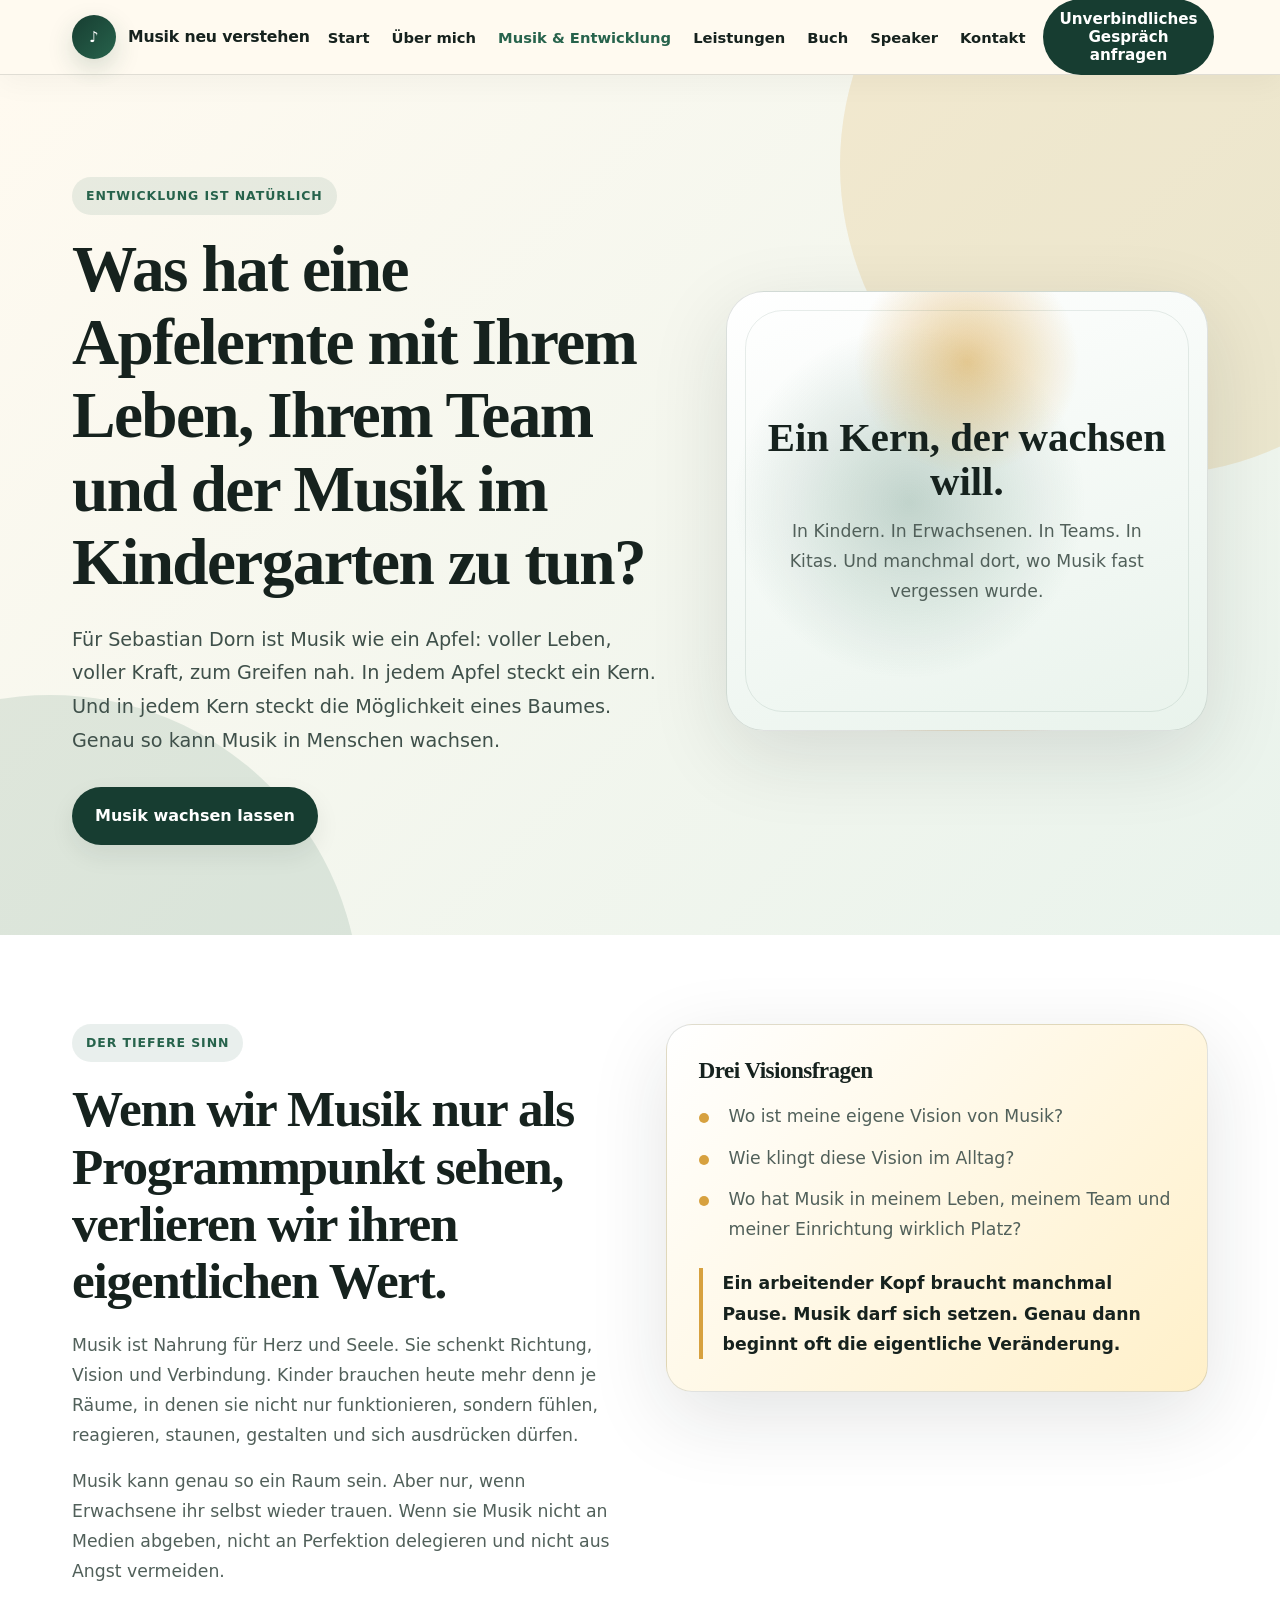
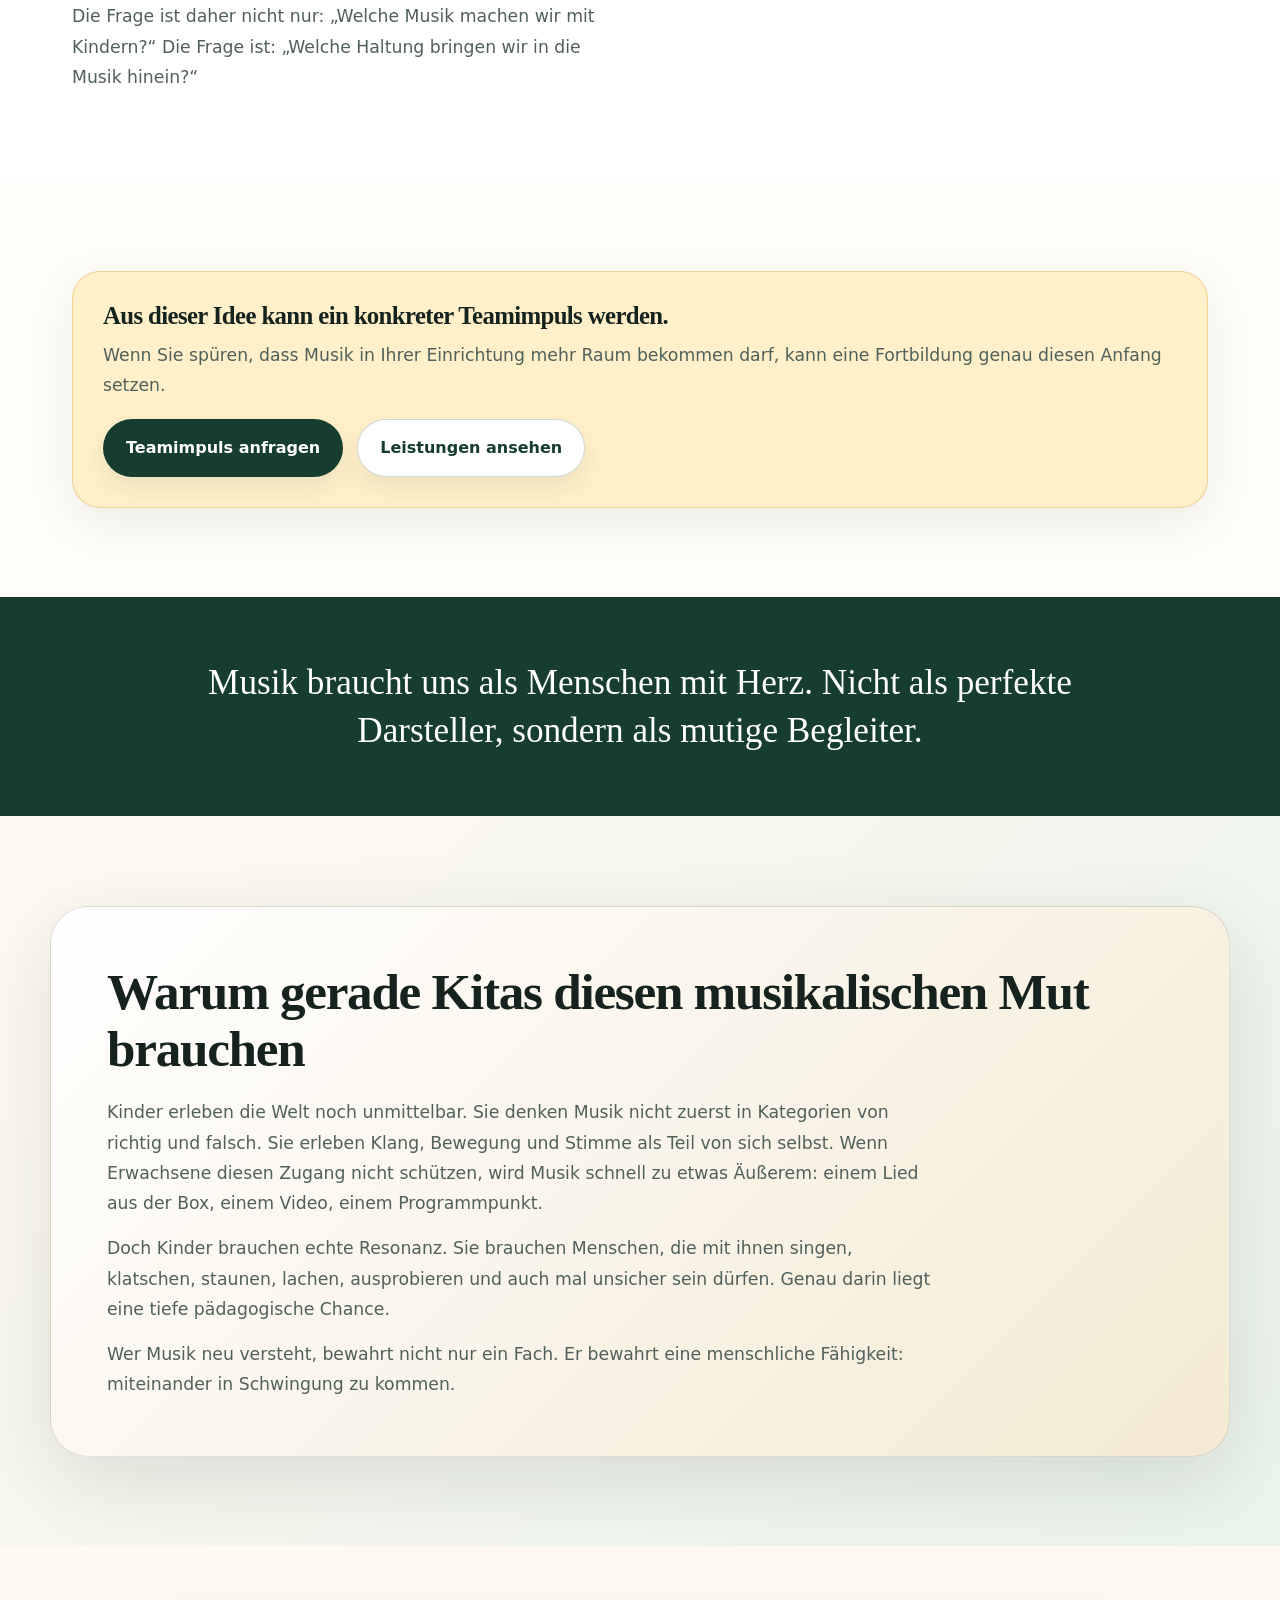
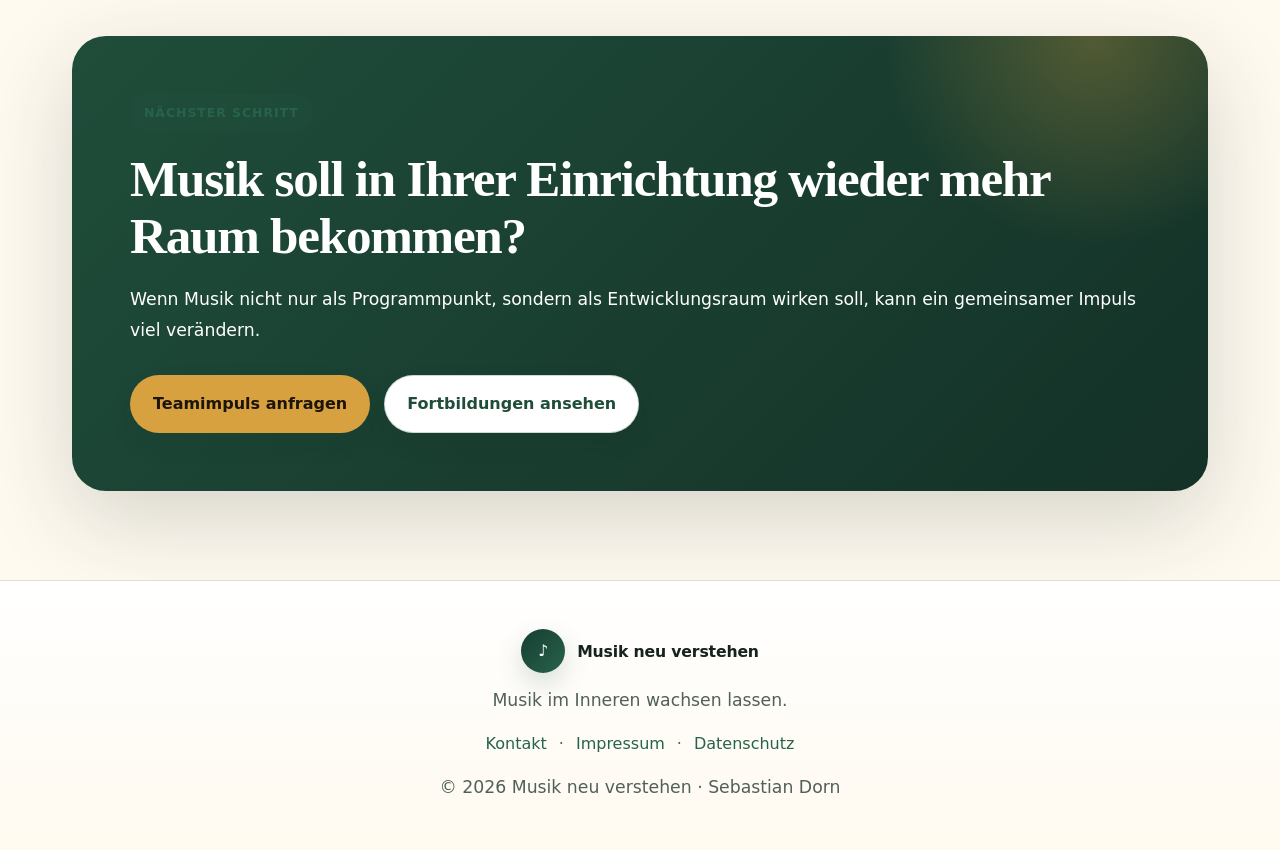
<file: musik-und-entwicklung/index.html>
<!DOCTYPE html>
<html lang="de"><head><meta charset="utf-8"/><meta content="width=device-width,initial-scale=1" name="viewport"/><title>Musik und Entwicklung im Kindergarten | Musik neu verstehen</title><meta content="Musik als Entwicklungskraft: Warum Klang, Rhythmus und Stimme Kinder stärken und Erwachsenen neue musikalische Sicherheit geben." name="description"/><link href="https://musik-neuverstehen.de/musik-und-entwicklung/" rel="canonical"/><meta content="website" property="og:type"/><meta content="Musik und Entwicklung im Kindergarten | Musik neu verstehen" property="og:title"/><meta content="Musik als Entwicklungskraft: Warum Klang, Rhythmus und Stimme Kinder stärken und Erwachsenen neue musikalische Sicherheit geben." property="og:description"/><meta content="https://musik-neuverstehen.de/musik-und-entwicklung/" property="og:url"/><meta content="../assets/images/og-image.jpg" property="og:image"/><link href="../css/style.css" rel="stylesheet"/><script type="application/ld+json">{"@context": "https://schema.org", "@type": "ProfessionalService", "name": "Musik neu verstehen", "url": "https://musik-neuverstehen.de", "founder": {"@type": "Person", "name": "Sebastian Dorn"}, "email": "info@musik-neuverstehen.de", "telephone": "0049 176 / 62287459", "areaServed": "Deutschland", "description": "Musik als Entwicklungskraft: Warum Klang, Rhythmus und Stimme Kinder stärken und Erwachsenen neue musikalische Sicherheit geben."}</script></head><body><header class="header"><div class="container nav"><a class="logo" href="../index.html"><span class="logo-mark">♪</span><span>Musik neu verstehen</span></a><ul><li><a class="" href="../index.html">Start</a></li><li><a class="" href="../ueber-mich/index.html">Über mich</a></li><li><a class="active" href="../musik-und-entwicklung/index.html">Musik &amp; Entwicklung</a></li><li><a class="" href="../leistungen/index.html">Leistungen</a></li><li><a class="" href="../buch/index.html">Buch</a></li><li><a class="" href="../speaker/index.html">Speaker</a></li><li><a class="" href="../kontakt/index.html">Kontakt</a></li></ul><a class="nav-cta" href="../kontakt/index.html">Unverbindliches Gespräch anfragen</a><button aria-expanded="false" aria-label="Menü öffnen" class="menu">☰</button></div></header><main>
<section class="hero soft"><div class="container hero-grid"><div><span class="kicker">Entwicklung ist natürlich</span><h1>Was hat eine Apfelernte mit Ihrem Leben, Ihrem Team und der Musik im Kindergarten zu tun?</h1><p class="lead">Für Sebastian Dorn ist Musik wie ein Apfel: voller Leben, voller Kraft, zum Greifen nah. In jedem Apfel steckt ein Kern. Und in jedem Kern steckt die Möglichkeit eines Baumes. Genau so kann Musik in Menschen wachsen.</p><div class="actions"><a class="btn primary" href="../leistungen/index.html">Musik wachsen lassen</a></div></div><div class="visual"><div><strong>Ein Kern, der wachsen will.</strong><p>In Kindern. In Erwachsenen. In Teams. In Kitas. Und manchmal dort, wo Musik fast vergessen wurde.</p></div></div></div></section>
<section class="section white"><div class="container grid2"><div><span class="kicker">Der tiefere Sinn</span><h2>Wenn wir Musik nur als Programmpunkt sehen, verlieren wir ihren eigentlichen Wert.</h2><p>Musik ist Nahrung für Herz und Seele. Sie schenkt Richtung, Vision und Verbindung. Kinder brauchen heute mehr denn je Räume, in denen sie nicht nur funktionieren, sondern fühlen, reagieren, staunen, gestalten und sich ausdrücken dürfen.</p><p>Musik kann genau so ein Raum sein. Aber nur, wenn Erwachsene ihr selbst wieder trauen. Wenn sie Musik nicht an Medien abgeben, nicht an Perfektion delegieren und nicht aus Angst vermeiden.</p><p>Die Frage ist daher nicht nur: „Welche Musik machen wir mit Kindern?“ Die Frage ist: „Welche Haltung bringen wir in die Musik hinein?“</p></div><div class="card softcard"><h3>Drei Visionsfragen</h3><ul class="list"><li>Wo ist meine eigene Vision von Musik?</li><li>Wie klingt diese Vision im Alltag?</li><li>Wo hat Musik in meinem Leben, meinem Team und meiner Einrichtung wirklich Platz?</li></ul><p class="split-note">Ein arbeitender Kopf braucht manchmal Pause. Musik darf sich setzen. Genau dann beginnt oft die eigentliche Veränderung.</p></div></div></section>
<section class="section paper"><div class="container"><div class="cta-mini"><h3>Aus dieser Idee kann ein konkreter Teamimpuls werden.</h3><p>Wenn Sie spüren, dass Musik in Ihrer Einrichtung mehr Raum bekommen darf, kann eine Fortbildung genau diesen Anfang setzen.</p><div class="actions"><a class="btn primary" href="../kontakt/index.html">Teamimpuls anfragen</a><a class="btn secondary" href="../leistungen/index.html">Leistungen ansehen</a></div></div></div></section>
<section class="band"><div class="container"><p>Musik braucht uns als Menschen mit Herz. Nicht als perfekte Darsteller, sondern als mutige Begleiter.</p></div></section>
<section class="section soft"><div class="container story"><h2>Warum gerade Kitas diesen musikalischen Mut brauchen</h2><p>Kinder erleben die Welt noch unmittelbar. Sie denken Musik nicht zuerst in Kategorien von richtig und falsch. Sie erleben Klang, Bewegung und Stimme als Teil von sich selbst. Wenn Erwachsene diesen Zugang nicht schützen, wird Musik schnell zu etwas Äußerem: einem Lied aus der Box, einem Video, einem Programmpunkt.</p><p>Doch Kinder brauchen echte Resonanz. Sie brauchen Menschen, die mit ihnen singen, klatschen, staunen, lachen, ausprobieren und auch mal unsicher sein dürfen. Genau darin liegt eine tiefe pädagogische Chance.</p><p>Wer Musik neu versteht, bewahrt nicht nur ein Fach. Er bewahrt eine menschliche Fähigkeit: miteinander in Schwingung zu kommen.</p></div></section>

<section class="section">
<div class="container">
<div class="final-cta">
<span class="kicker">Nächster Schritt</span>
<h2>Musik soll in Ihrer Einrichtung wieder mehr Raum bekommen?</h2>
<p>Wenn Musik nicht nur als Programmpunkt, sondern als Entwicklungsraum wirken soll, kann ein gemeinsamer Impuls viel verändern.</p>
<div class="actions">
<a class="btn gold" href="../kontakt/index.html">Teamimpuls anfragen</a>
<a class="btn secondary" href="../leistungen/index.html">Fortbildungen ansehen</a>
</div>
</div>
</div>
</section>
</main><footer class="footer"><div class="container"><a class="logo" href="../index.html"><span class="logo-mark">♪</span><span>Musik neu verstehen</span></a><p style="margin-top:12px">Musik im Inneren wachsen lassen.</p><div class="footer-links"><a href="../kontakt/index.html">Kontakt</a><span>·</span><a href="../impressum/index.html">Impressum</a><span>·</span><a href="../datenschutz/index.html">Datenschutz</a></div><p>© 2026 Musik neu verstehen · Sebastian Dorn</p></div></footer><script>
  const nav = document.querySelector('.nav');
  const menu = document.querySelector('.menu, .nav-toggle');
  if (menu && nav) {
    menu.addEventListener('click', () => {
      nav.classList.toggle('open');
      menu.setAttribute('aria-expanded', nav.classList.contains('open') ? 'true' : 'false');
    });
  }
</script><a class="sticky-mobile-cta" href="../kontakt/index.html">Gespräch anfragen</a></body></html>
</file>
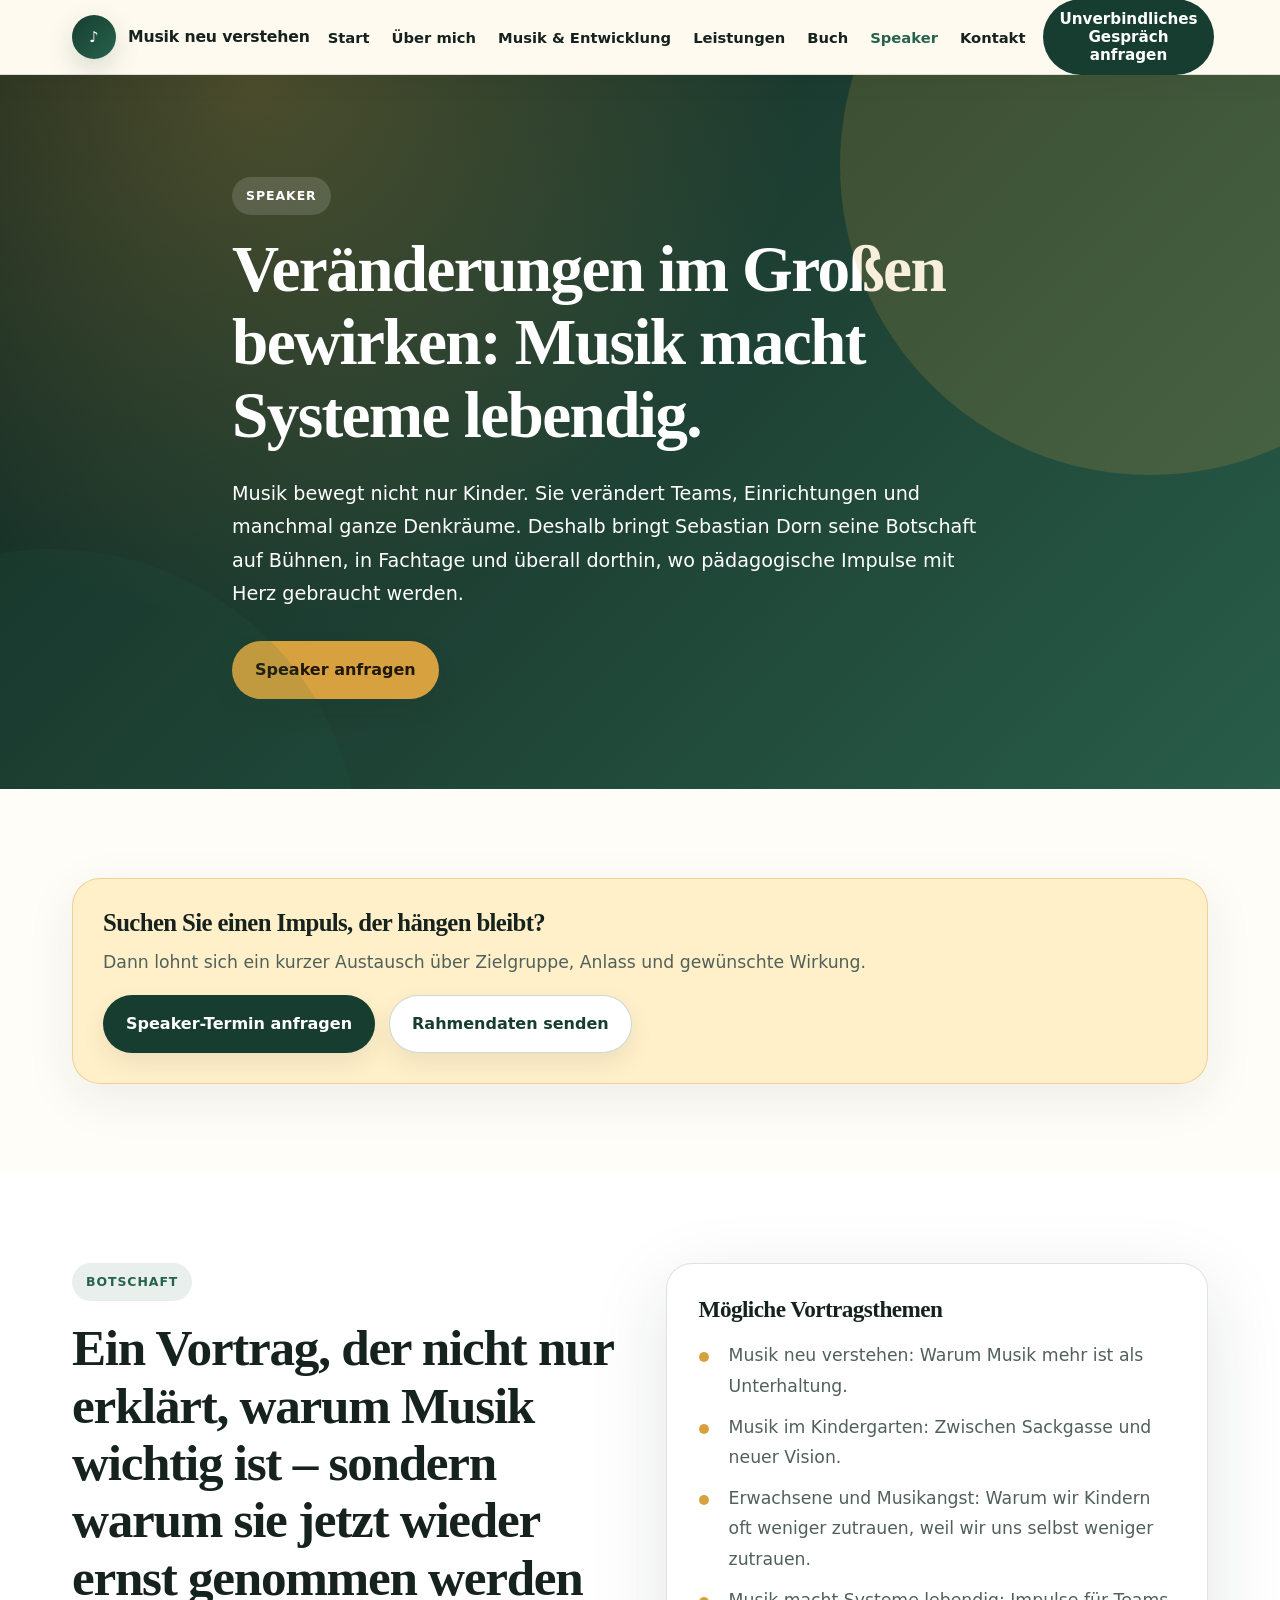
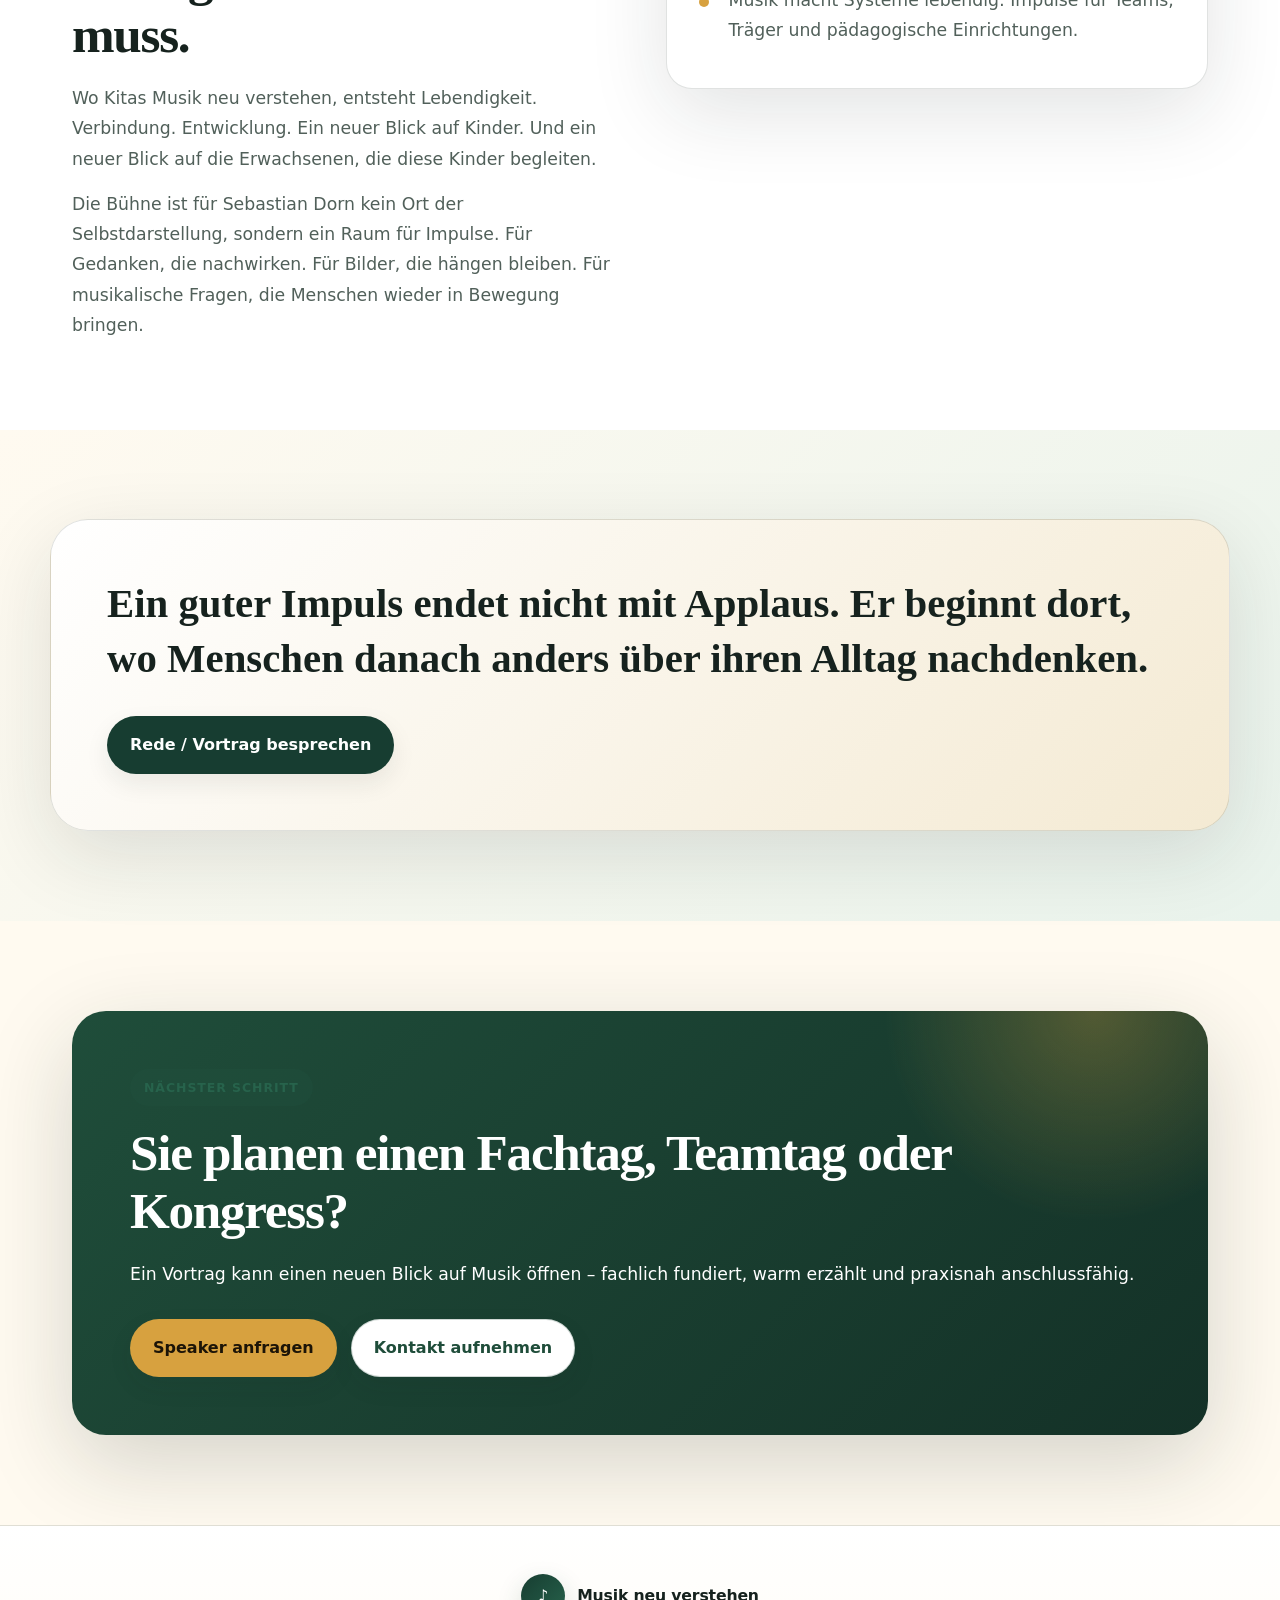
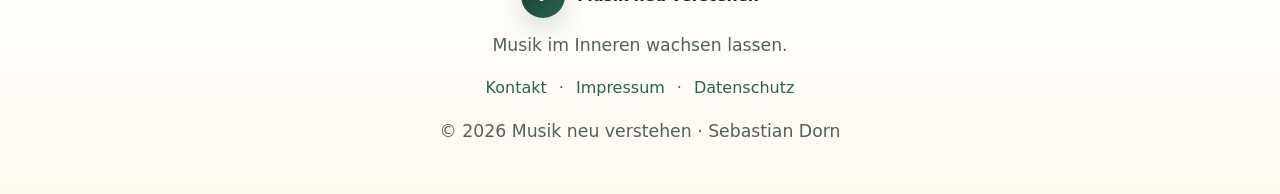
<file: speaker/index.html>
<!DOCTYPE html>
<html lang="de"><head><meta charset="utf-8"/><meta content="width=device-width,initial-scale=1" name="viewport"/><title>Speaker mit Musik | Sebastian Dorn für Fachtage &amp; Kongresse</title><meta content="Speaker-Impulse zu Musik, Entwicklung, Kita-Systemen und musikalischer Haltung – für Fachtage, Kongresse und pädagogische Veranstaltungen." name="description"/><link href="https://musik-neuverstehen.de/speaker/" rel="canonical"/><meta content="website" property="og:type"/><meta content="Speaker mit Musik | Sebastian Dorn für Fachtage &amp; Kongresse" property="og:title"/><meta content="Speaker-Impulse zu Musik, Entwicklung, Kita-Systemen und musikalischer Haltung – für Fachtage, Kongresse und pädagogische Veranstaltungen." property="og:description"/><meta content="https://musik-neuverstehen.de/speaker/" property="og:url"/><meta content="../assets/images/og-image.jpg" property="og:image"/><link href="../css/style.css" rel="stylesheet"/><script type="application/ld+json">{"@context": "https://schema.org", "@type": "ProfessionalService", "name": "Musik neu verstehen", "url": "https://musik-neuverstehen.de", "founder": {"@type": "Person", "name": "Sebastian Dorn"}, "email": "info@musik-neuverstehen.de", "telephone": "0049 176 / 62287459", "areaServed": "Deutschland", "description": "Speaker-Impulse zu Musik, Entwicklung, Kita-Systemen und musikalischer Haltung – für Fachtage, Kongresse und pädagogische Veranstaltungen."}</script></head><body><header class="header"><div class="container nav"><a class="logo" href="../index.html"><span class="logo-mark">♪</span><span>Musik neu verstehen</span></a><ul><li><a class="" href="../index.html">Start</a></li><li><a class="" href="../ueber-mich/index.html">Über mich</a></li><li><a class="" href="../musik-und-entwicklung/index.html">Musik &amp; Entwicklung</a></li><li><a class="" href="../leistungen/index.html">Leistungen</a></li><li><a class="" href="../buch/index.html">Buch</a></li><li><a class="active" href="../speaker/index.html">Speaker</a></li><li><a class="" href="../kontakt/index.html">Kontakt</a></li></ul><a class="nav-cta" href="../kontakt/index.html">Unverbindliches Gespräch anfragen</a><button aria-expanded="false" aria-label="Menü öffnen" class="menu">☰</button></div></header><main>
<section class="hero dark"><div class="container text"><span class="kicker">Speaker</span><h1>Veränderungen im Großen bewirken: Musik macht Systeme lebendig.</h1><p class="lead">Musik bewegt nicht nur Kinder. Sie verändert Teams, Einrichtungen und manchmal ganze Denkräume. Deshalb bringt Sebastian Dorn seine Botschaft auf Bühnen, in Fachtage und überall dorthin, wo pädagogische Impulse mit Herz gebraucht werden.</p><div class="actions"><a class="btn gold" href="../kontakt/index.html">Speaker anfragen</a></div></div></section>
<section class="section paper"><div class="container"><div class="cta-mini"><h3>Suchen Sie einen Impuls, der hängen bleibt?</h3><p>Dann lohnt sich ein kurzer Austausch über Zielgruppe, Anlass und gewünschte Wirkung.</p><div class="actions"><a class="btn primary" href="../kontakt/index.html">Speaker-Termin anfragen</a><a class="btn secondary" href="mailto:info@musik-neuverstehen.de">Rahmendaten senden</a></div></div></div></section>
<section class="section white"><div class="container grid2"><div><span class="kicker">Botschaft</span><h2>Ein Vortrag, der nicht nur erklärt, warum Musik wichtig ist – sondern warum sie jetzt wieder ernst genommen werden muss.</h2><p>Wo Kitas Musik neu verstehen, entsteht Lebendigkeit. Verbindung. Entwicklung. Ein neuer Blick auf Kinder. Und ein neuer Blick auf die Erwachsenen, die diese Kinder begleiten.</p><p>Die Bühne ist für Sebastian Dorn kein Ort der Selbstdarstellung, sondern ein Raum für Impulse. Für Gedanken, die nachwirken. Für Bilder, die hängen bleiben. Für musikalische Fragen, die Menschen wieder in Bewegung bringen.</p></div><div class="card"><h3>Mögliche Vortragsthemen</h3><ul class="list"><li>Musik neu verstehen: Warum Musik mehr ist als Unterhaltung.</li><li>Musik im Kindergarten: Zwischen Sackgasse und neuer Vision.</li><li>Erwachsene und Musikangst: Warum wir Kindern oft weniger zutrauen, weil wir uns selbst weniger zutrauen.</li><li>Musik macht Systeme lebendig: Impulse für Teams, Träger und pädagogische Einrichtungen.</li></ul></div></div></section>
<section class="section soft"><div class="container story"><p class="quote">Ein guter Impuls endet nicht mit Applaus. Er beginnt dort, wo Menschen danach anders über ihren Alltag nachdenken.</p><div class="actions"><a class="btn primary" href="../kontakt/index.html">Rede / Vortrag besprechen</a></div></div></section>

<section class="section">
<div class="container">
<div class="final-cta">
<span class="kicker">Nächster Schritt</span>
<h2>Sie planen einen Fachtag, Teamtag oder Kongress?</h2>
<p>Ein Vortrag kann einen neuen Blick auf Musik öffnen – fachlich fundiert, warm erzählt und praxisnah anschlussfähig.</p>
<div class="actions">
<a class="btn gold" href="../kontakt/index.html">Speaker anfragen</a>
<a class="btn secondary" href="../kontakt/index.html">Kontakt aufnehmen</a>
</div>
</div>
</div>
</section>
</main><footer class="footer"><div class="container"><a class="logo" href="../index.html"><span class="logo-mark">♪</span><span>Musik neu verstehen</span></a><p style="margin-top:12px">Musik im Inneren wachsen lassen.</p><div class="footer-links"><a href="../kontakt/index.html">Kontakt</a><span>·</span><a href="../impressum/index.html">Impressum</a><span>·</span><a href="../datenschutz/index.html">Datenschutz</a></div><p>© 2026 Musik neu verstehen · Sebastian Dorn</p></div></footer><script>
  const nav = document.querySelector('.nav');
  const menu = document.querySelector('.menu, .nav-toggle');
  if (menu && nav) {
    menu.addEventListener('click', () => {
      nav.classList.toggle('open');
      menu.setAttribute('aria-expanded', nav.classList.contains('open') ? 'true' : 'false');
    });
  }
</script><a class="sticky-mobile-cta" href="../kontakt/index.html">Gespräch anfragen</a></body></html>
</file>
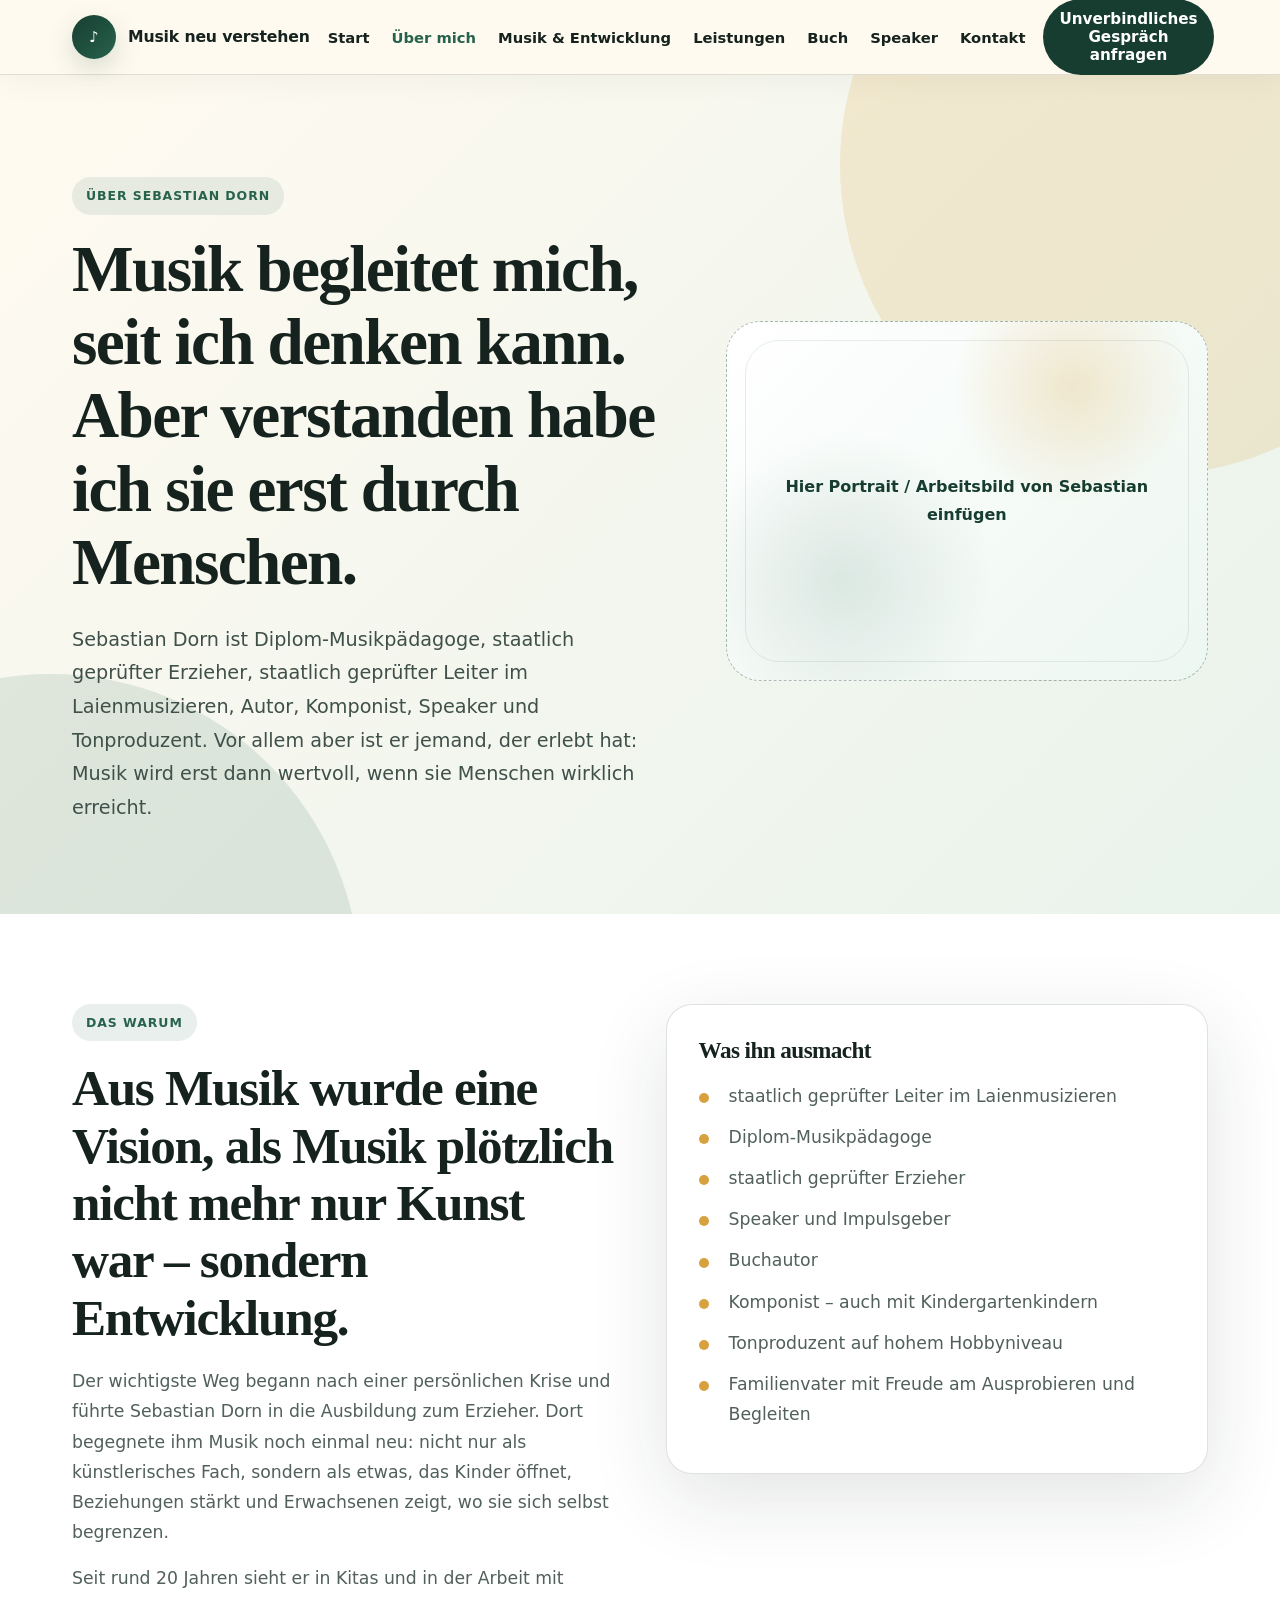
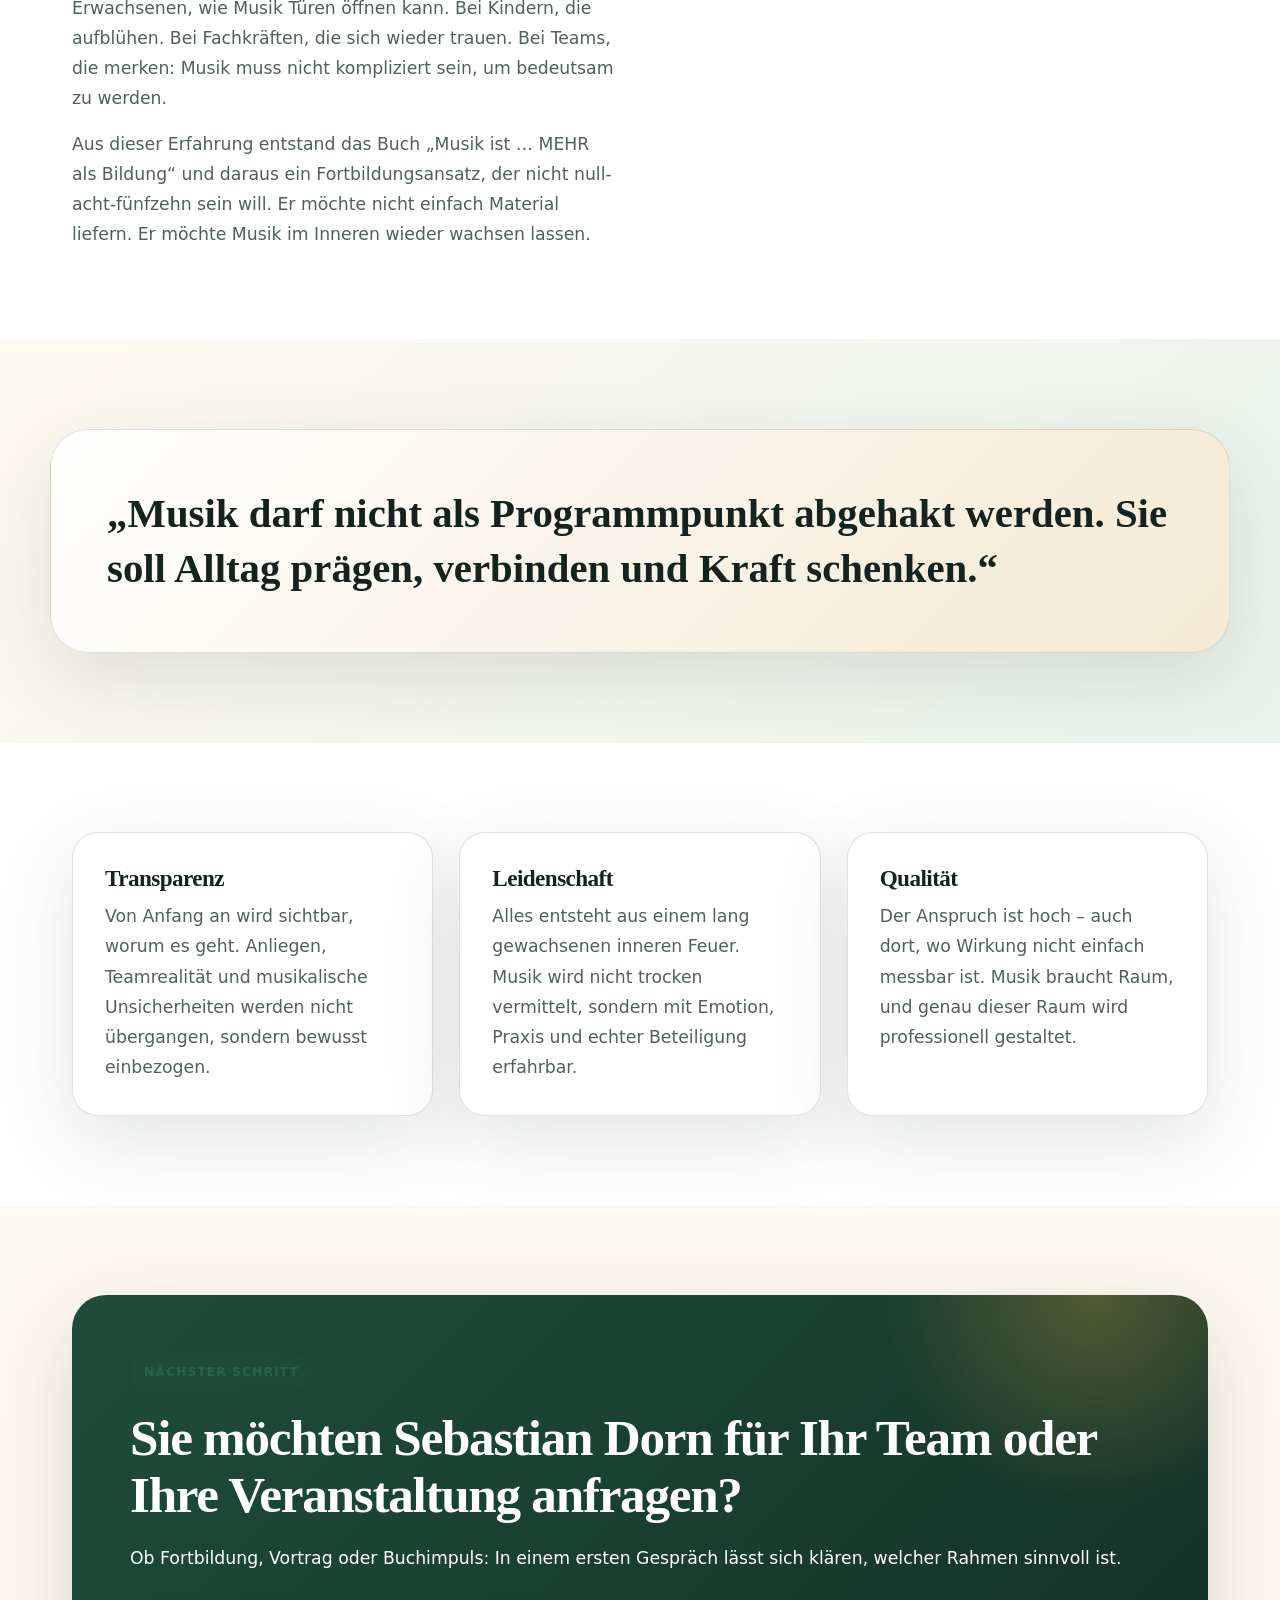
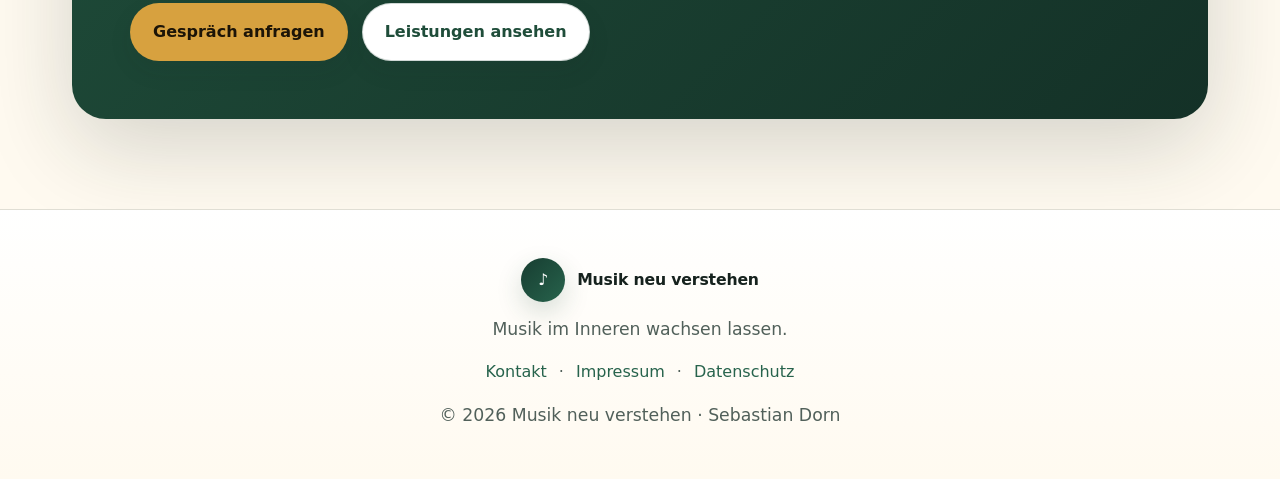
<file: ueber-mich/index.html>
<!DOCTYPE html>
<html lang="de"><head><meta charset="utf-8"/><meta content="width=device-width,initial-scale=1" name="viewport"/><title>Über Sebastian Dorn | Musikpädagoge, Erzieher, Autor &amp; Speaker</title><meta content="Sebastian Dorn verbindet Musikpädagogik, 20 Jahre Kita-Erfahrung, Autorenschaft und Speaker-Impulse zu einem lebendigen Ansatz für Musik im Kindergarten." name="description"/><link href="https://musik-neuverstehen.de/ueber-mich/" rel="canonical"/><meta content="website" property="og:type"/><meta content="Über Sebastian Dorn | Musikpädagoge, Erzieher, Autor &amp; Speaker" property="og:title"/><meta content="Sebastian Dorn verbindet Musikpädagogik, 20 Jahre Kita-Erfahrung, Autorenschaft und Speaker-Impulse zu einem lebendigen Ansatz für Musik im Kindergarten." property="og:description"/><meta content="https://musik-neuverstehen.de/ueber-mich/" property="og:url"/><meta content="../assets/images/og-image.jpg" property="og:image"/><link href="../css/style.css" rel="stylesheet"/><script type="application/ld+json">{"@context": "https://schema.org", "@type": "ProfessionalService", "name": "Musik neu verstehen", "url": "https://musik-neuverstehen.de", "founder": {"@type": "Person", "name": "Sebastian Dorn"}, "email": "info@musik-neuverstehen.de", "telephone": "0049 176 / 62287459", "areaServed": "Deutschland", "description": "Sebastian Dorn verbindet Musikpädagogik, 20 Jahre Kita-Erfahrung, Autorenschaft und Speaker-Impulse zu einem lebendigen Ansatz für Musik im Kindergarten."}</script></head><body><header class="header"><div class="container nav"><a class="logo" href="../index.html"><span class="logo-mark">♪</span><span>Musik neu verstehen</span></a><ul><li><a class="" href="../index.html">Start</a></li><li><a class="active" href="../ueber-mich/index.html">Über mich</a></li><li><a class="" href="../musik-und-entwicklung/index.html">Musik &amp; Entwicklung</a></li><li><a class="" href="../leistungen/index.html">Leistungen</a></li><li><a class="" href="../buch/index.html">Buch</a></li><li><a class="" href="../speaker/index.html">Speaker</a></li><li><a class="" href="../kontakt/index.html">Kontakt</a></li></ul><a class="nav-cta" href="../kontakt/index.html">Unverbindliches Gespräch anfragen</a><button aria-expanded="false" aria-label="Menü öffnen" class="menu">☰</button></div></header><main>
<section class="hero soft"><div class="container hero-grid"><div><span class="kicker">Über Sebastian Dorn</span><h1>Musik begleitet mich, seit ich denken kann. Aber verstanden habe ich sie erst durch Menschen.</h1><p class="lead">Sebastian Dorn ist Diplom-Musikpädagoge, staatlich geprüfter Erzieher, staatlich geprüfter Leiter im Laienmusizieren, Autor, Komponist, Speaker und Tonproduzent. Vor allem aber ist er jemand, der erlebt hat: Musik wird erst dann wertvoll, wenn sie Menschen wirklich erreicht.</p></div><div class="placeholder">Hier Portrait / Arbeitsbild von Sebastian einfügen</div></div></section>
<section class="section white"><div class="container grid2"><div><span class="kicker">Das Warum</span><h2>Aus Musik wurde eine Vision, als Musik plötzlich nicht mehr nur Kunst war – sondern Entwicklung.</h2><p>Der wichtigste Weg begann nach einer persönlichen Krise und führte Sebastian Dorn in die Ausbildung zum Erzieher. Dort begegnete ihm Musik noch einmal neu: nicht nur als künstlerisches Fach, sondern als etwas, das Kinder öffnet, Beziehungen stärkt und Erwachsenen zeigt, wo sie sich selbst begrenzen.</p><p>Seit rund 20 Jahren sieht er in Kitas und in der Arbeit mit Erwachsenen, wie Musik Türen öffnen kann. Bei Kindern, die aufblühen. Bei Fachkräften, die sich wieder trauen. Bei Teams, die merken: Musik muss nicht kompliziert sein, um bedeutsam zu werden.</p><p>Aus dieser Erfahrung entstand das Buch „Musik ist … MEHR als Bildung“ und daraus ein Fortbildungsansatz, der nicht null-acht-fünfzehn sein will. Er möchte nicht einfach Material liefern. Er möchte Musik im Inneren wieder wachsen lassen.</p></div><div class="card"><h3>Was ihn ausmacht</h3><ul class="list"><li>staatlich geprüfter Leiter im Laienmusizieren</li><li>Diplom-Musikpädagoge</li><li>staatlich geprüfter Erzieher</li><li>Speaker und Impulsgeber</li><li>Buchautor</li><li>Komponist – auch mit Kindergartenkindern</li><li>Tonproduzent auf hohem Hobbyniveau</li><li>Familienvater mit Freude am Ausprobieren und Begleiten</li></ul></div></div></section>
<section class="section soft"><div class="container story"><p class="quote">„Musik darf nicht als Programmpunkt abgehakt werden. Sie soll Alltag prägen, verbinden und Kraft schenken.“</p></div></section>
<section class="section white"><div class="container grid3"><div class="card"><h3>Transparenz</h3><p>Von Anfang an wird sichtbar, worum es geht. Anliegen, Teamrealität und musikalische Unsicherheiten werden nicht übergangen, sondern bewusst einbezogen.</p></div><div class="card"><h3>Leidenschaft</h3><p>Alles entsteht aus einem lang gewachsenen inneren Feuer. Musik wird nicht trocken vermittelt, sondern mit Emotion, Praxis und echter Beteiligung erfahrbar.</p></div><div class="card"><h3>Qualität</h3><p>Der Anspruch ist hoch – auch dort, wo Wirkung nicht einfach messbar ist. Musik braucht Raum, und genau dieser Raum wird professionell gestaltet.</p></div></div></section>

<section class="section">
<div class="container">
<div class="final-cta">
<span class="kicker">Nächster Schritt</span>
<h2>Sie möchten Sebastian Dorn für Ihr Team oder Ihre Veranstaltung anfragen?</h2>
<p>Ob Fortbildung, Vortrag oder Buchimpuls: In einem ersten Gespräch lässt sich klären, welcher Rahmen sinnvoll ist.</p>
<div class="actions">
<a class="btn gold" href="../kontakt/index.html">Gespräch anfragen</a>
<a class="btn secondary" href="../leistungen/index.html">Leistungen ansehen</a>
</div>
</div>
</div>
</section>
</main><footer class="footer"><div class="container"><a class="logo" href="../index.html"><span class="logo-mark">♪</span><span>Musik neu verstehen</span></a><p style="margin-top:12px">Musik im Inneren wachsen lassen.</p><div class="footer-links"><a href="../kontakt/index.html">Kontakt</a><span>·</span><a href="../impressum/index.html">Impressum</a><span>·</span><a href="../datenschutz/index.html">Datenschutz</a></div><p>© 2026 Musik neu verstehen · Sebastian Dorn</p></div></footer><script>
  const nav = document.querySelector('.nav');
  const menu = document.querySelector('.menu, .nav-toggle');
  if (menu && nav) {
    menu.addEventListener('click', () => {
      nav.classList.toggle('open');
      menu.setAttribute('aria-expanded', nav.classList.contains('open') ? 'true' : 'false');
    });
  }
</script><a class="sticky-mobile-cta" href="../kontakt/index.html">Gespräch anfragen</a></body></html>
</file>
<file: css/style.css>
:root{--forest:#173d31;--forest2:#27634c;--leaf:#e9f3ec;--gold:#d7a13f;--gold2:#fff0c9;--cream:#fffaf0;--paper:#fffdf8;--ink:#16221e;--text:#51605a;--muted:#eef0e8;--white:#fff;--line:rgba(22,34,30,.13);--shadow:0 24px 80px rgba(22,34,30,.12);--radius:26px;--max:1180px}
*{box-sizing:border-box;margin:0;padding:0}html{scroll-behavior:smooth}body{font-family:system-ui,-apple-system,BlinkMacSystemFont,"Segoe UI",Roboto,Arial,sans-serif;background:var(--cream);color:var(--text);line-height:1.75}a{color:var(--forest2);text-decoration:none}a:hover{text-decoration:underline}img{max-width:100%;height:auto;display:block}.container{max-width:var(--max);margin:auto;padding:0 22px}.section{padding:92px 0}.white{background:var(--white)}.soft{background:linear-gradient(135deg,var(--cream),var(--leaf))}.paper{background:var(--paper)}.dark{background:radial-gradient(circle at 20% 0,rgba(215,161,63,.28),transparent 34rem),linear-gradient(135deg,#13251f,#285d49);color:#fff}.dark h1,.dark h2,.dark h3,.dark p,.dark li{color:#fff}h1,h2,h3,h4{font-family:Georgia,"Times New Roman",serif;color:var(--ink);line-height:1.12;letter-spacing:-.025em}h1{font-size:clamp(2.8rem,6vw,5.8rem);margin-bottom:24px}h2{font-size:clamp(2.05rem,4vw,3.35rem);margin-bottom:20px}h3{font-size:1.45rem;margin-bottom:10px}p,li{font-size:1.08rem}p+p{margin-top:15px}strong{color:var(--ink)}.header{position:sticky;top:0;z-index:99;background:rgba(255,250,240,.92);backdrop-filter:blur(14px);border-bottom:1px solid var(--line)}.nav{height:80px;display:flex;align-items:center;justify-content:space-between;gap:22px}.logo{display:flex;align-items:center;gap:12px;font-weight:900;color:var(--ink);white-space:nowrap}.logo-mark{width:44px;height:44px;border-radius:50%;display:grid;place-items:center;background:linear-gradient(135deg,var(--forest),var(--forest2));color:white;font-weight:900}.nav ul{list-style:none;display:flex;gap:20px;align-items:center}.nav a{font-weight:760;color:var(--ink);font-size:.95rem}.nav a.active{color:var(--forest2)}.nav-cta{background:var(--forest);color:#fff!important;border-radius:999px;padding:11px 16px}.menu{display:none;background:none;border:0;font-size:1.75rem;color:var(--ink)}.hero{position:relative;overflow:hidden;padding:112px 0 102px}.hero:before{content:"";position:absolute;right:-180px;top:-220px;width:620px;height:620px;border-radius:50%;background:rgba(215,161,63,.18)}.hero:after{content:"";position:absolute;left:-260px;bottom:-380px;width:620px;height:620px;border-radius:50%;background:rgba(39,99,76,.12)}.hero-grid{display:grid;grid-template-columns:1.1fr .9fr;gap:58px;align-items:center;position:relative;z-index:1}.kicker{display:inline-flex;margin-bottom:18px;padding:8px 14px;border-radius:999px;background:rgba(39,99,76,.10);color:var(--forest2);font-weight:900;font-size:.78rem;text-transform:uppercase;letter-spacing:.1em}.dark .kicker{background:rgba(255,255,255,.14);color:#fff}.lead{font-size:1.25rem;color:#3f504a;max-width:840px}.dark .lead{color:#fff}.actions{display:flex;flex-wrap:wrap;gap:14px;margin-top:30px}.btn{display:inline-flex;align-items:center;justify-content:center;border-radius:999px;padding:14px 22px;border:1px solid transparent;font-weight:900}.btn.primary{background:var(--forest);color:#fff}.btn.primary:hover{background:#0f2b22;text-decoration:none}.btn.secondary{background:#fff;color:var(--forest);border-color:rgba(23,61,49,.20)}.btn.gold{background:var(--gold);color:#20180b}.grid2{display:grid;grid-template-columns:1fr 1fr;gap:46px;align-items:start}.grid3{display:grid;grid-template-columns:repeat(3,1fr);gap:24px}.text{max-width:900px}.center{text-align:center;margin-left:auto;margin-right:auto}.card{background:#fff;border:1px solid var(--line);border-radius:var(--radius);padding:32px;box-shadow:var(--shadow)}.card.softcard{background:linear-gradient(135deg,#fff,var(--gold2))}.visual{min-height:460px;border-radius:38px;background:radial-gradient(circle at 50% 16%,rgba(215,161,63,.55),transparent 7rem),radial-gradient(circle at 38% 48%,rgba(39,99,76,.25),transparent 11rem),linear-gradient(160deg,#fff,var(--leaf));border:1px solid var(--line);display:grid;place-items:center;text-align:center;padding:38px;box-shadow:var(--shadow)}.visual strong{font-family:Georgia,"Times New Roman",serif;display:block;font-size:2.55rem;color:var(--ink);line-height:1.08}.visual p{max-width:360px;margin:12px auto 0}.placeholder{min-height:380px;border-radius:34px;background:linear-gradient(135deg,#fff,var(--leaf));border:1px dashed rgba(23,61,49,.35);display:grid;place-items:center;text-align:center;padding:30px;color:var(--forest);font-weight:900}.list{list-style:none;padding:0;margin-top:18px}.list li{position:relative;padding-left:30px;margin:11px 0}.list li:before{content:"";position:absolute;left:0;top:.7em;width:10px;height:10px;border-radius:50%;background:var(--gold)}.quote{font-family:Georgia,"Times New Roman",serif;font-size:clamp(1.55rem,3.2vw,2.55rem);line-height:1.35;color:var(--ink);font-weight:700}.band{padding:62px 0;background:var(--forest);color:#fff}.band p{color:#fff;text-align:center;max-width:970px;margin:auto;font-family:Georgia,"Times New Roman",serif;font-size:clamp(1.35rem,3vw,2.2rem);line-height:1.35}.story{background:linear-gradient(135deg,#fff,var(--sand,#f4ead3));border:1px solid var(--line);border-radius:38px;padding:56px;box-shadow:var(--shadow)}.steps{counter-reset:s;display:grid;gap:16px;list-style:none;margin-top:25px;padding:0}.steps li{counter-increment:s;display:grid;grid-template-columns:46px 1fr;gap:16px;background:#fff;border:1px solid var(--line);border-radius:20px;padding:20px}.steps li:before{content:counter(s);width:44px;height:44px;border-radius:50%;background:var(--forest);color:#fff;display:grid;place-items:center;font-weight:900}.split-note{border-left:4px solid var(--gold);padding-left:20px;margin-top:24px;color:var(--ink);font-weight:740}.pillrow{display:flex;gap:10px;flex-wrap:wrap;margin-top:20px}.pill{padding:8px 12px;border-radius:999px;background:var(--leaf);color:var(--forest);font-weight:800;font-size:.92rem}.faq details{border-bottom:1px solid var(--line);padding:18px 0}.faq summary{cursor:pointer;color:var(--ink);font-weight:900;font-size:1.12rem}.legal{max-width:900px}.legal h2{margin-top:34px}.legal p{margin-bottom:13px}.footer{background:#fff;border-top:1px solid var(--line);padding:48px 0;text-align:center}.footer .logo{justify-content:center}.footer-links{display:flex;justify-content:center;gap:12px;flex-wrap:wrap;margin:14px 0}@media(max-width:980px){.hero-grid,.grid2,.grid3{grid-template-columns:1fr}.menu{display:block}.nav ul{display:none;position:absolute;top:80px;left:0;right:0;background:var(--cream);padding:20px;flex-direction:column;align-items:flex-start;border-bottom:1px solid var(--line)}.nav.open ul{display:flex}.nav-cta{display:none}}@media(max-width:640px){.section{padding:62px 0}.hero{padding:78px 0}.actions{flex-direction:column}.btn{width:100%}.story{padding:30px}.logo span:last-child{white-space:normal}.visual{min-height:320px}}


/* ==========================================================
   V3 CTA-System – klare Handlungsführung ohne aggressiven Sales-Druck
   ========================================================== */
.cta-panel{position:relative;overflow:hidden;border-radius:34px;padding:46px;background:radial-gradient(circle at 12% 15%,rgba(215,161,63,.34),transparent 16rem),linear-gradient(135deg,var(--forest),var(--forest2));box-shadow:var(--shadow);color:#fff}.cta-panel h2,.cta-panel h3,.cta-panel p,.cta-panel li{color:#fff}.cta-panel .kicker{background:rgba(255,255,255,.14);color:#fff}.cta-panel p{max-width:860px}.cta-panel .actions{margin-top:26px}.cta-panel .btn.secondary{background:rgba(255,255,255,.95);color:var(--forest);border-color:transparent}.cta-panel .btn.gold{background:var(--gold);color:#21180a}.cta-panel:after{content:"";position:absolute;right:-90px;bottom:-120px;width:300px;height:300px;border-radius:50%;background:rgba(255,255,255,.08)}.cta-mini{background:var(--gold2);border:1px solid rgba(215,161,63,.38);border-radius:28px;padding:30px;box-shadow:0 14px 50px rgba(22,34,30,.08)}.cta-mini h3{font-size:1.55rem}.cta-mini .actions{margin-top:18px}.cta-choice{display:grid;grid-template-columns:repeat(3,1fr);gap:18px;margin-top:28px}.cta-choice .choice{background:#fff;border:1px solid var(--line);border-radius:22px;padding:24px;box-shadow:0 16px 50px rgba(22,34,30,.08)}.cta-choice .choice h3{font-size:1.25rem}.cta-choice .choice .btn{margin-top:14px}.sticky-mobile-cta{display:none;position:fixed;left:14px;right:14px;bottom:14px;z-index:120;background:var(--forest);color:#fff;text-align:center;border-radius:999px;padding:13px 18px;font-weight:900;box-shadow:0 16px 44px rgba(0,0,0,.25)}.sticky-mobile-cta:hover{text-decoration:none;background:var(--forest2)}.contact-highlight{background:linear-gradient(135deg,#fff,var(--gold2));border:1px solid rgba(215,161,63,.4);border-radius:26px;padding:28px;box-shadow:var(--shadow)}.btn.primary.pulse{box-shadow:0 0 0 0 rgba(39,99,76,.42);animation:pulseCta 2.7s infinite}@keyframes pulseCta{0%{box-shadow:0 0 0 0 rgba(39,99,76,.42)}70%{box-shadow:0 0 0 12px rgba(39,99,76,0)}100%{box-shadow:0 0 0 0 rgba(39,99,76,0)}}@media(max-width:920px){.cta-choice{grid-template-columns:1fr}.sticky-mobile-cta{display:block}body{padding-bottom:72px}.cta-panel{padding:32px}.nav-cta{display:inline-flex;font-size:.88rem;padding:9px 12px}.nav ul{display:none}}@media(max-width:620px){.cta-panel{border-radius:24px}.cta-mini{padding:24px}.cta-panel .actions,.cta-mini .actions{flex-direction:column}.cta-panel .btn,.cta-mini .btn{width:100%}}


/* ==========================================================
   V5 FIX: Mobile Navigation
   Mobil nur Logo + Burger anzeigen. Navigation/CTA erst im geöffneten Menü.
   ========================================================== */

@media (max-width: 920px) {
  .nav {
    height: 72px;
    min-height: 72px;
    position: relative;
  }

  .logo,
  .nav-logo {
    display: inline-flex;
    align-items: center;
    max-width: calc(100% - 64px);
    overflow: hidden;
    text-decoration: none;
  }

  .logo span:last-child,
  .logo-text {
    white-space: nowrap;
    overflow: hidden;
    text-overflow: ellipsis;
  }

  .menu,
  .nav-toggle {
    display: inline-flex !important;
    align-items: center;
    justify-content: center;
    width: 46px;
    height: 46px;
    border: 1px solid var(--border, rgba(24,37,33,.14));
    border-radius: 999px;
    background: var(--white, #fff);
    color: var(--ink, #182521);
    font-size: 1.35rem;
    cursor: pointer;
    flex: 0 0 auto;
  }

  .nav-cta,
  .nav-button,
  .nav-cta-alt {
    display: none !important;
  }

  .nav ul,
  .nav-list {
    display: none !important;
    position: absolute;
    top: 72px;
    left: 16px;
    right: 16px;
    z-index: 1000;
    flex-direction: column;
    gap: 0;
    padding: 14px;
    list-style: none;
    background: var(--white, #fff);
    border: 1px solid var(--border, rgba(24,37,33,.14));
    border-radius: 20px;
    box-shadow: var(--shadow, 0 22px 70px rgba(24,37,33,.10));
  }

  .nav.open ul,
  .nav.open .nav-list {
    display: flex !important;
  }

  .nav ul li,
  .nav-list li {
    width: 100%;
  }

  .nav ul a,
  .nav-list a {
    display: block;
    width: 100%;
    padding: 12px 14px;
    border-radius: 12px;
    color: var(--ink, #182521);
    font-weight: 750;
    text-decoration: none;
  }

  .nav ul a:hover,
  .nav-list a:hover,
  .nav ul a.active,
  .nav-list a[aria-current="page"] {
    background: var(--mint, #edf7f1);
    color: var(--green, #1f4d3a);
  }
}

/* Optional: Auf sehr kleinen Screens Logo kompakter halten */
@media (max-width: 420px) {
  .logo span:last-child,
  .logo-text {
    max-width: 210px;
  }
}


/* ==========================================================
   V6 FINAL POLISH
   Finale Version: harmonischere Hero-Bereiche, bessere CTAs,
   saubere Desktop-/Mobile-Navigation, stärkere Bildflächen.
   ========================================================== */

/* Grundrhythmus */
body {
  -webkit-font-smoothing: antialiased;
  text-rendering: optimizeLegibility;
}

main {
  overflow: hidden;
}

.container {
  width: min(100%, var(--max, 1180px));
}

/* Desktop Navigation final */
.header {
  box-shadow: 0 8px 30px rgba(24,37,33,.04);
}

.nav {
  height: 74px;
  min-height: 74px;
  gap: 14px;
}

.logo,
.nav-logo {
  flex: 0 0 auto;
}

.logo span:last-child,
.logo-text {
  font-size: .98rem;
  letter-spacing: -.01em;
}

.logo-mark {
  flex: 0 0 auto;
  box-shadow: 0 10px 26px rgba(31,77,58,.18);
}

.nav ul,
.nav-list {
  align-items: center;
  gap: 14px;
}

.nav ul a,
.nav-list a {
  font-size: .92rem;
  line-height: 1.25;
  white-space: nowrap;
  padding: 8px 4px;
}

.nav-cta,
.nav-button {
  white-space: normal;
  line-height: 1.2;
  max-width: 245px;
  text-align: center;
}

/* Hero final */
.hero {
  padding: clamp(64px, 8vw, 108px) 0 clamp(58px, 7vw, 96px);
}

.hero-grid {
  gap: clamp(32px, 5vw, 64px);
}

.hero h1 {
  font-size: clamp(2.45rem, 5.1vw, 4.45rem);
  max-width: 820px;
}

.hero .lead,
.lead {
  font-size: clamp(1.08rem, 1.5vw, 1.25rem);
  max-width: 760px;
}

.kicker,
.hero-kicker,
.eyebrow {
  letter-spacing: .075em;
}

/* Über-mich-Headline braucht mehr Kontrolle */
body .hero-grid h1 {
  word-break: normal;
  overflow-wrap: normal;
}

/* Content polish */
.section {
  padding: clamp(58px, 7vw, 92px) 0;
}

.text,
.text-block {
  max-width: 860px;
}

.grid2 {
  gap: clamp(28px, 4vw, 52px);
}

.grid3 {
  gap: 26px;
}

.card {
  transition: transform .2s ease, box-shadow .2s ease;
}

.card:hover {
  transform: translateY(-2px);
  box-shadow: 0 28px 80px rgba(24,37,33,.12);
}

/* Bildflächen / Platzhalter hochwertiger */
.placeholder,
.visual {
  position: relative;
  overflow: hidden;
}

.placeholder::before,
.visual::before {
  content: "";
  position: absolute;
  inset: 18px;
  border-radius: inherit;
  border: 1px solid rgba(31,77,58,.10);
  pointer-events: none;
}

.placeholder {
  min-height: 360px;
  background:
    radial-gradient(circle at 72% 18%, rgba(217,164,65,.24), transparent 120px),
    radial-gradient(circle at 24% 72%, rgba(47,111,85,.14), transparent 150px),
    linear-gradient(135deg,#ffffff,var(--mint,#edf7f1));
}

.visual {
  min-height: clamp(320px, 36vw, 440px);
}

/* CTA Blocks */
.cta-panel,
.final-cta {
  position: relative;
  overflow: hidden;
  border-radius: 34px;
  padding: clamp(32px, 5vw, 58px);
  background:
    radial-gradient(circle at 90% 0%, rgba(217,164,65,.30), transparent 210px),
    linear-gradient(135deg, var(--green,#1f4d3a), #143127);
  color: #fff;
  box-shadow: 0 28px 90px rgba(24,37,33,.18);
}

.cta-panel h2,
.cta-panel h3,
.cta-panel p,
.final-cta h2,
.final-cta h3,
.final-cta p {
  color: #fff;
}

.cta-panel .btn.secondary,
.final-cta .btn.secondary {
  background: #fff;
  color: var(--green,#1f4d3a);
}

.cta-panel .btn.gold,
.final-cta .btn.gold {
  background: var(--gold,#d9a441);
  color: #1c1407;
}

.actions {
  align-items: center;
}

.btn {
  min-height: 48px;
  box-shadow: 0 10px 24px rgba(24,37,33,.08);
}

.btn:hover {
  transform: translateY(-1px);
  text-decoration: none;
}

/* Textlesbarkeit */
.story p,
.card p,
.text p,
.text-block p {
  max-width: 75ch;
}

.quote {
  max-width: 980px;
  margin: 0 auto;
}

/* Footer */
.footer {
  background: linear-gradient(180deg, #fff, var(--cream,#fffaf0));
}

/* Desktop responsiveness */
@media (max-width: 1120px) {
  .nav ul,
  .nav-list {
    gap: 10px;
  }

  .nav ul a,
  .nav-list a {
    font-size: .86rem;
  }

  .nav-cta,
  .nav-button {
    max-width: 190px;
    font-size: .86rem;
    padding: 10px 14px;
  }
}

/* Tablet/Mobile nav: nur Logo + Burger sichtbar */
@media (max-width: 920px) {
  .header {
    position: sticky;
  }

  .nav {
    height: 72px !important;
    min-height: 72px !important;
  }

  .logo,
  .nav-logo {
    max-width: calc(100% - 64px);
  }

  .logo span:last-child,
  .logo-text {
    max-width: 250px;
    white-space: nowrap;
    overflow: hidden;
    text-overflow: ellipsis;
  }

  .nav-cta,
  .nav-button,
  .nav-cta-alt {
    display: none !important;
  }

  .menu,
  .nav-toggle {
    display: inline-flex !important;
    align-items: center;
    justify-content: center;
    width: 46px;
    height: 46px;
    border: 1px solid var(--border, rgba(24,37,33,.14));
    border-radius: 999px;
    background: var(--white, #fff);
    color: var(--ink, #182521);
    font-size: 1.35rem;
    cursor: pointer;
    flex: 0 0 auto;
  }

  .nav ul,
  .nav-list {
    display: none !important;
    position: absolute;
    top: 72px;
    left: 16px;
    right: 16px;
    z-index: 1000;
    flex-direction: column;
    gap: 0;
    padding: 14px;
    list-style: none;
    background: var(--white, #fff);
    border: 1px solid var(--border, rgba(24,37,33,.14));
    border-radius: 20px;
    box-shadow: var(--shadow, 0 22px 70px rgba(24,37,33,.10));
  }

  .nav.open ul,
  .nav.open .nav-list {
    display: flex !important;
  }

  .nav ul li,
  .nav-list li {
    width: 100%;
  }

  .nav ul a,
  .nav-list a {
    display: block;
    width: 100%;
    padding: 12px 14px;
    border-radius: 12px;
    color: var(--ink, #182521);
    font-size: 1rem;
    font-weight: 750;
    text-decoration: none;
  }

  .nav ul a:hover,
  .nav-list a:hover,
  .nav ul a.active,
  .nav-list a[aria-current="page"] {
    background: var(--mint, #edf7f1);
    color: var(--green, #1f4d3a);
  }

  .hero h1 {
    font-size: clamp(2.25rem, 8.5vw, 3.65rem);
  }

  .hero-grid,
  .grid2,
  .grid3 {
    grid-template-columns: 1fr !important;
  }

  .visual,
  .placeholder {
    min-height: 280px;
  }
}

@media (max-width: 560px) {
  .logo span:last-child,
  .logo-text {
    max-width: 190px;
    font-size: .92rem;
  }

  .logo-mark {
    width: 38px;
    height: 38px;
  }

  .hero h1 {
    font-size: clamp(2.05rem, 10vw, 3rem);
  }

  h2 {
    font-size: clamp(1.75rem, 8vw, 2.5rem);
  }

  .actions {
    flex-direction: column;
    align-items: stretch;
  }

  .btn {
    width: 100%;
  }

  .card,
  .story,
  .cta-panel,
  .final-cta {
    border-radius: 22px;
    padding: 24px;
  }
}
</file>
